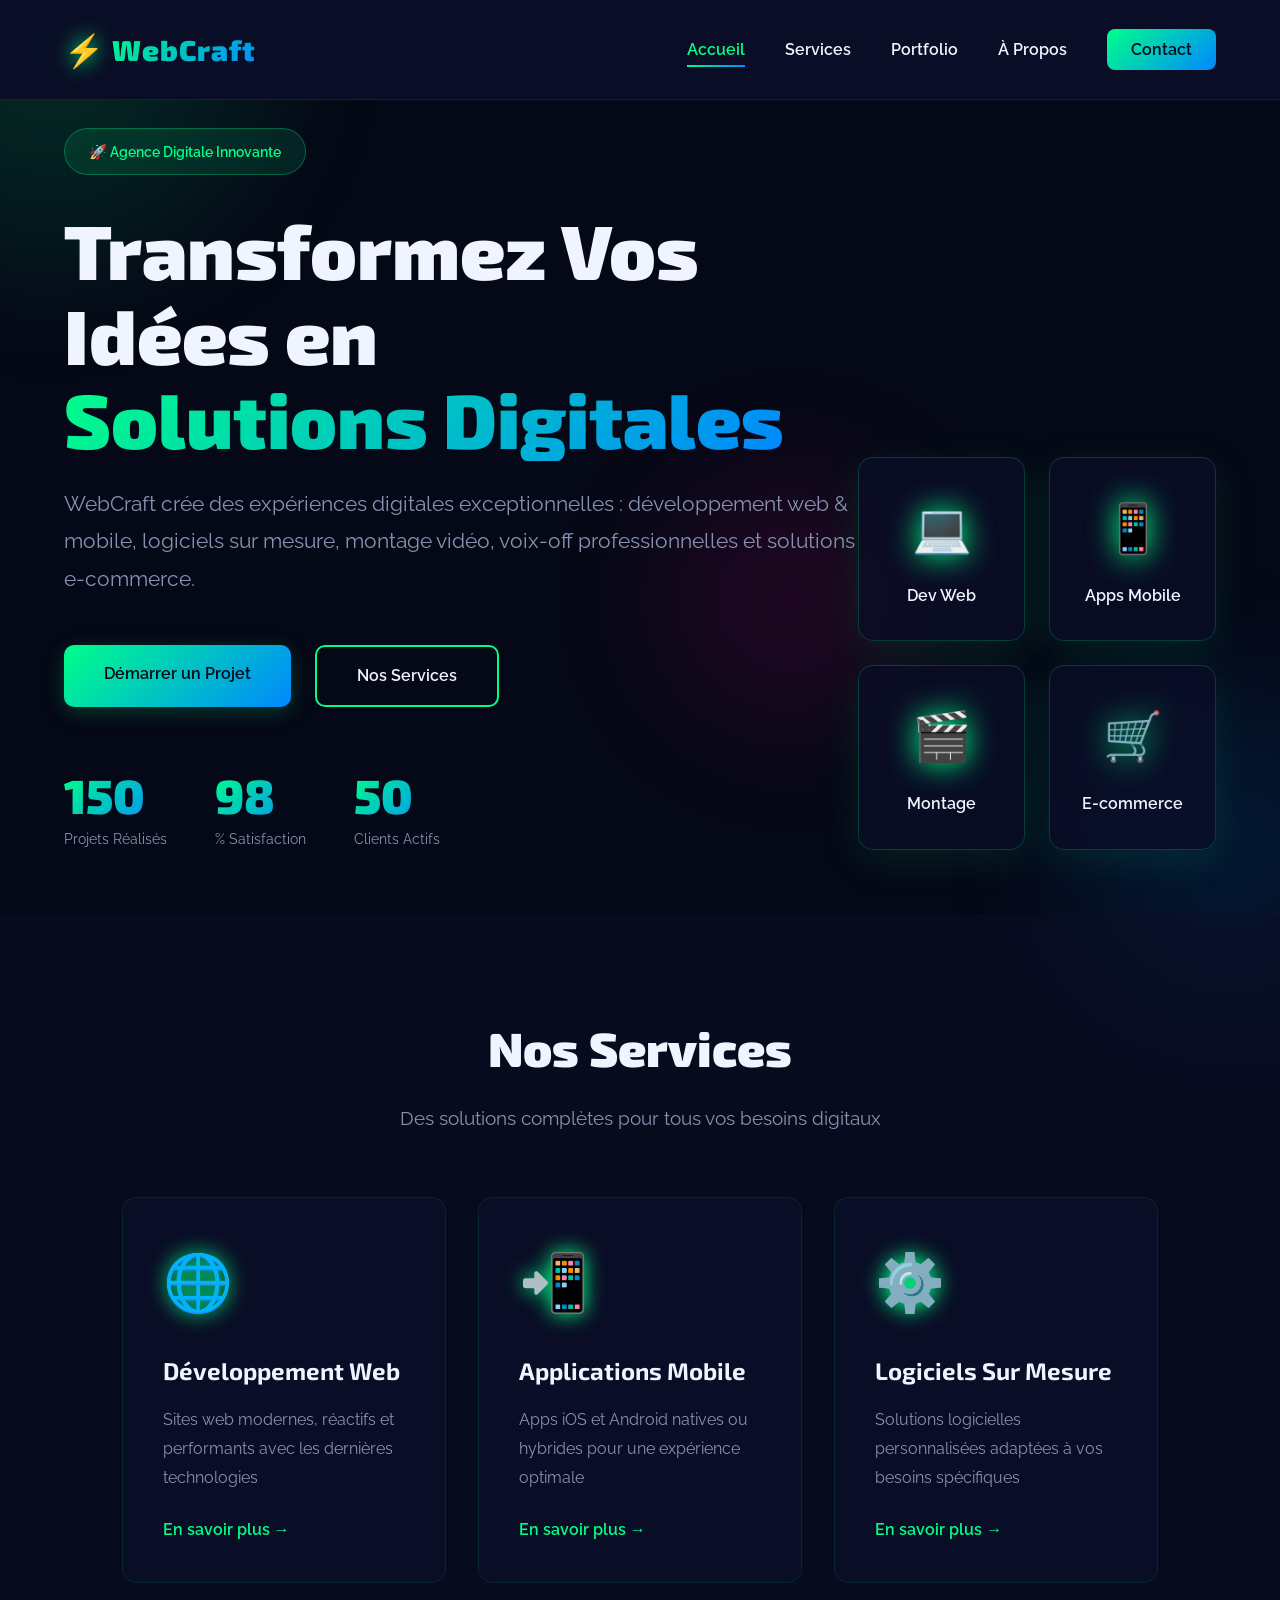
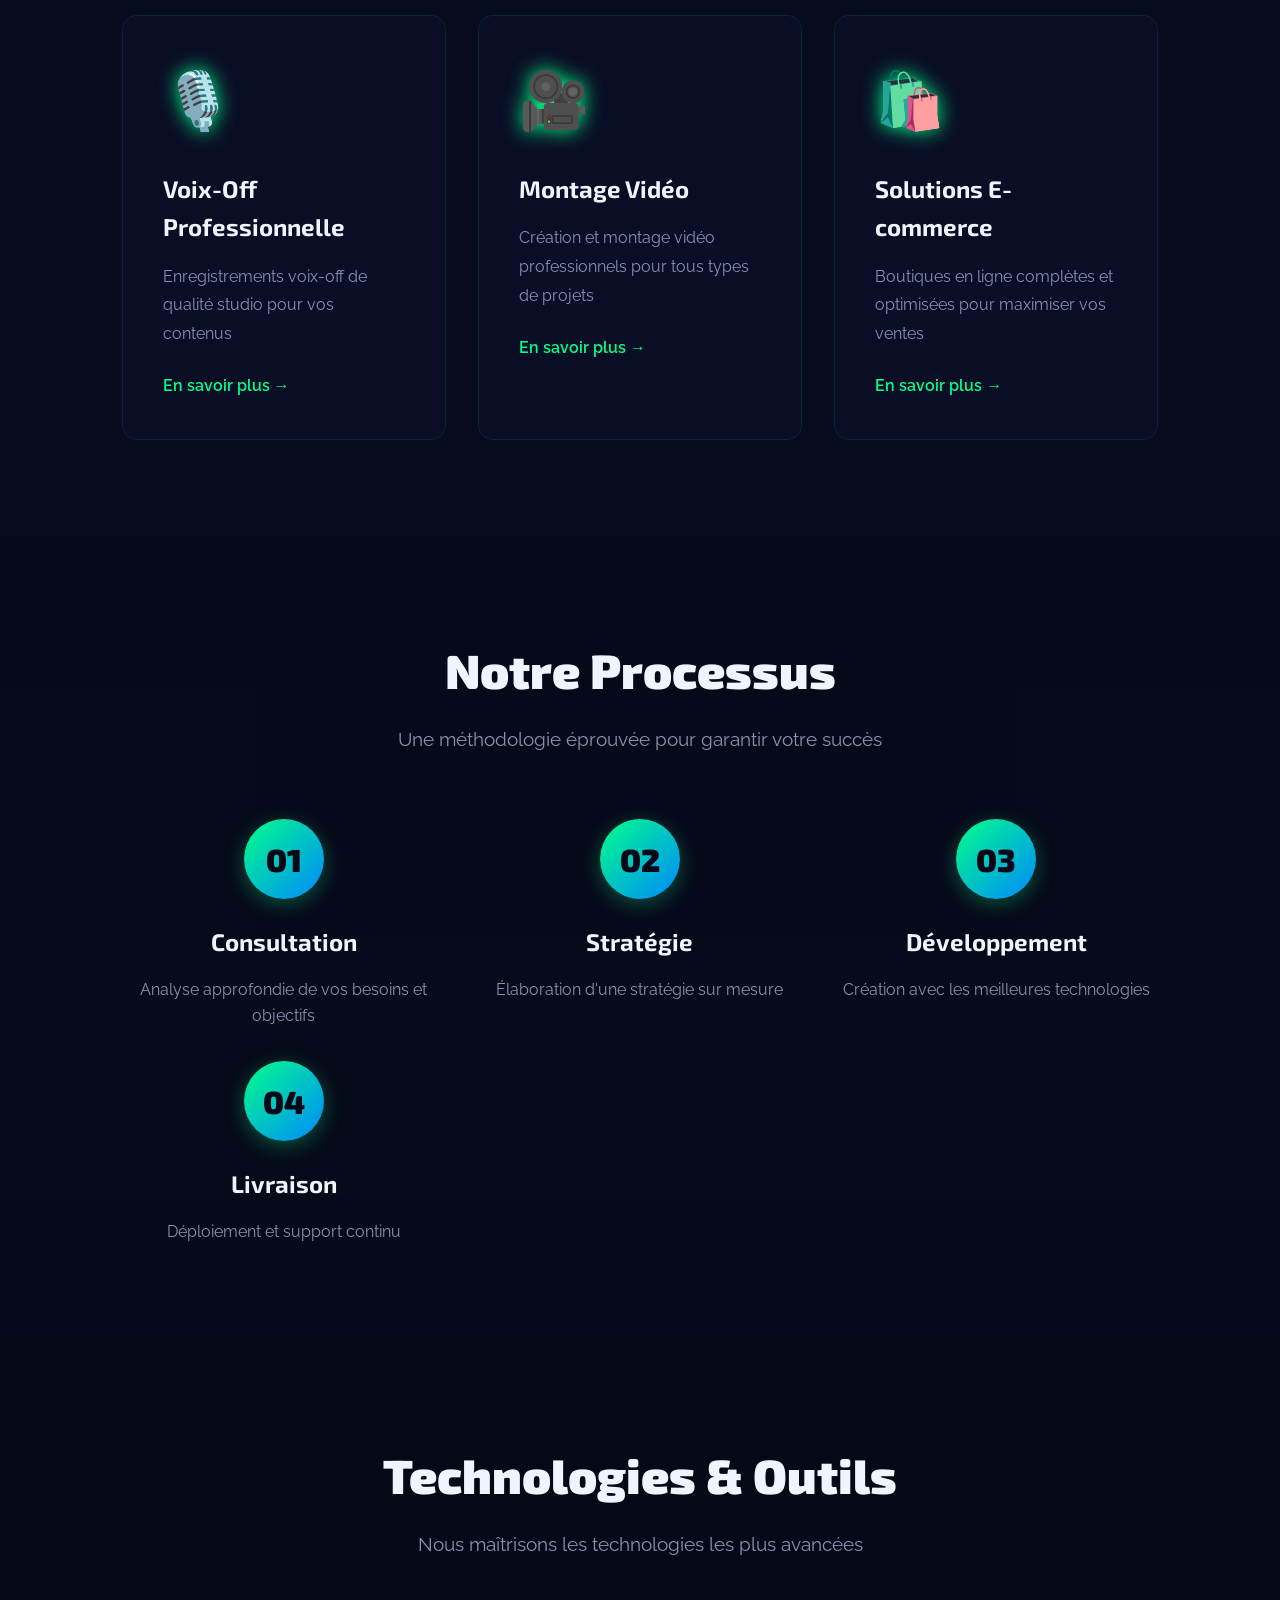
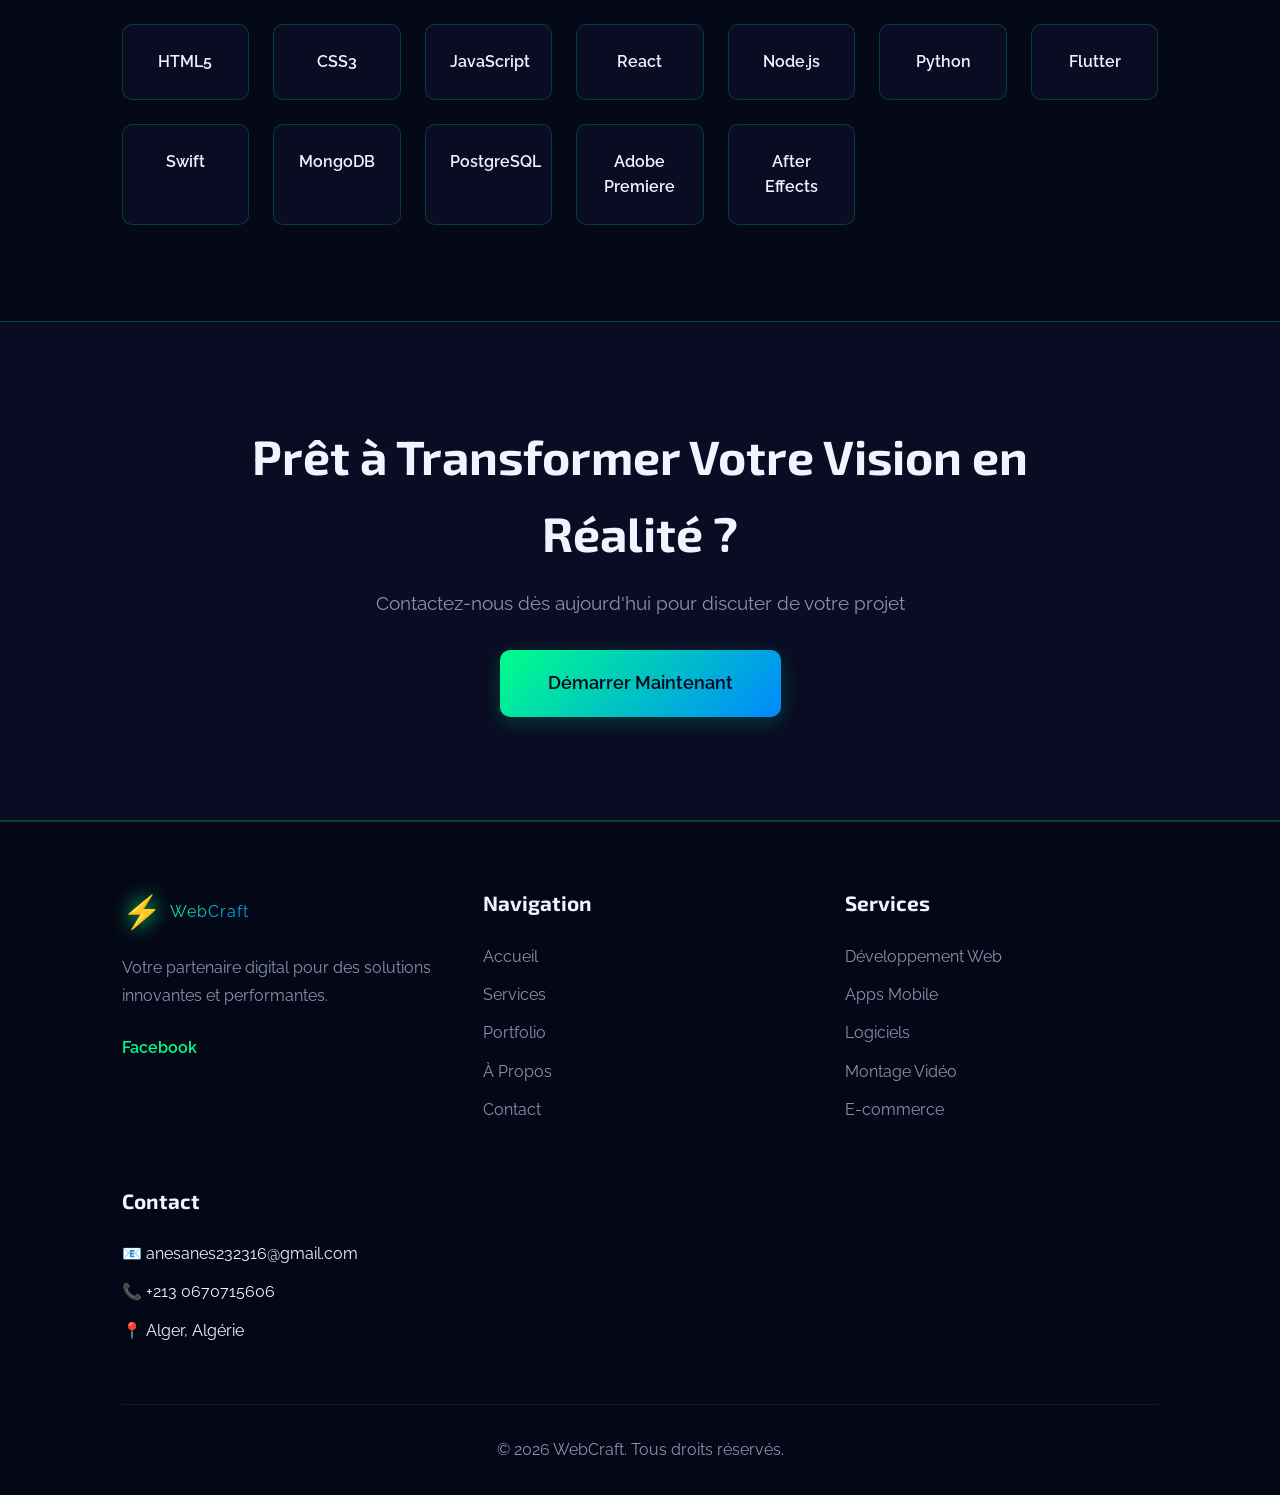
<file: webcraft/index.html>
<!DOCTYPE html>
<html lang="fr">
<head>
    <meta charset="UTF-8">
    <meta name="viewport" content="width=device-width, initial-scale=1.0">
    <title>WebCraft - Solutions Digitales Innovantes</title>
    <link rel="stylesheet" href="styles.css">
    <link href="https://fonts.googleapis.com/css2?family=Exo+2:wght@300;400;600;800;900&family=Raleway:wght@300;400;600;700&display=swap" rel="stylesheet">
</head>
<body>
    <!-- Background Animation -->
    <div class="bg-animation">
        <div class="circle circle-1"></div>
        <div class="circle circle-2"></div>
        <div class="circle circle-3"></div>
    </div>

    <!-- Header -->
    <header id="header">
        <nav class="navbar">
            <div class="logo">
                <span class="logo-icon">⚡</span>
                <span class="logo-text">WebCraft</span>
            </div>
            <ul class="nav-links" id="navLinks">
                <li><a href="index.html" class="active">Accueil</a></li>
                <li><a href="services.html">Services</a></li>
                <li><a href="portfolio.html">Portfolio</a></li>
                <li><a href="about.html">À Propos</a></li>
                <li><a href="contact.html" class="nav-cta">Contact</a></li>
            </ul>
            <div class="menu-toggle" id="menuToggle">
                <span></span>
                <span></span>
                <span></span>
            </div>
        </nav>
    </header>

    <!-- Hero Section -->
    <section class="hero">
        <div class="hero-content">
            <div class="hero-badge">🚀 Agence Digitale Innovante</div>
            <h1 class="hero-title">
                Transformez Vos Idées en 
                <span class="gradient-text">Solutions Digitales</span>
            </h1>
            <p class="hero-subtitle">
                WebCraft crée des expériences digitales exceptionnelles : développement web & mobile, 
                logiciels sur mesure, montage vidéo, voix-off professionnelles et solutions e-commerce.
            </p>
            <div class="hero-buttons">
                <a href="contact.html" class="btn btn-primary">Démarrer un Projet</a>
                <a href="services.html" class="btn btn-secondary">Nos Services</a>
            </div>
            <div class="hero-stats">
                <div class="stat">
                    <span class="stat-number" data-target="150">0</span>
                    <span class="stat-label">Projets Réalisés</span>
                </div>
                <div class="stat">
                    <span class="stat-number" data-target="98">0</span>
                    <span class="stat-label">% Satisfaction</span>
                </div>
                <div class="stat">
                    <span class="stat-number" data-target="50">0</span>
                    <span class="stat-label">Clients Actifs</span>
                </div>
            </div>
        </div>
        <div class="hero-visual">
            <div class="floating-card card-1">
                <div class="card-icon">💻</div>
                <div class="card-text">Dev Web</div>
            </div>
            <div class="floating-card card-2">
                <div class="card-icon">📱</div>
                <div class="card-text">Apps Mobile</div>
            </div>
            <div class="floating-card card-3">
                <div class="card-icon">🎬</div>
                <div class="card-text">Montage</div>
            </div>
            <div class="floating-card card-4">
                <div class="card-icon">🛒</div>
                <div class="card-text">E-commerce</div>
            </div>
        </div>
    </section>

    <!-- Services Aperçu -->
    <section class="services-preview">
        <div class="container">
            <div class="section-header">
                <h2 class="section-title">Nos Services</h2>
                <p class="section-subtitle">Des solutions complètes pour tous vos besoins digitaux</p>
            </div>
            <div class="services-grid">
                <div class="service-card" data-delay="0">
                    <div class="service-icon">🌐</div>
                    <h3>Développement Web</h3>
                    <p>Sites web modernes, réactifs et performants avec les dernières technologies</p>
                    <a href="services.html" class="service-link">En savoir plus →</a>
                </div>
                <div class="service-card" data-delay="100">
                    <div class="service-icon">📲</div>
                    <h3>Applications Mobile</h3>
                    <p>Apps iOS et Android natives ou hybrides pour une expérience optimale</p>
                    <a href="services.html" class="service-link">En savoir plus →</a>
                </div>
                <div class="service-card" data-delay="200">
                    <div class="service-icon">⚙️</div>
                    <h3>Logiciels Sur Mesure</h3>
                    <p>Solutions logicielles personnalisées adaptées à vos besoins spécifiques</p>
                    <a href="services.html" class="service-link">En savoir plus →</a>
                </div>
                <div class="service-card" data-delay="300">
                    <div class="service-icon">🎙️</div>
                    <h3>Voix-Off Professionnelle</h3>
                    <p>Enregistrements voix-off de qualité studio pour vos contenus</p>
                    <a href="services.html" class="service-link">En savoir plus →</a>
                </div>
                <div class="service-card" data-delay="400">
                    <div class="service-icon">🎥</div>
                    <h3>Montage Vidéo</h3>
                    <p>Création et montage vidéo professionnels pour tous types de projets</p>
                    <a href="services.html" class="service-link">En savoir plus →</a>
                </div>
                <div class="service-card" data-delay="500">
                    <div class="service-icon">🛍️</div>
                    <h3>Solutions E-commerce</h3>
                    <p>Boutiques en ligne complètes et optimisées pour maximiser vos ventes</p>
                    <a href="services.html" class="service-link">En savoir plus →</a>
                </div>
            </div>
        </div>
    </section>

    <!-- Processus -->
    <section class="process">
        <div class="container">
            <div class="section-header">
                <h2 class="section-title">Notre Processus</h2>
                <p class="section-subtitle">Une méthodologie éprouvée pour garantir votre succès</p>
            </div>
            <div class="process-timeline">
                <div class="process-step">
                    <div class="step-number">01</div>
                    <h3>Consultation</h3>
                    <p>Analyse approfondie de vos besoins et objectifs</p>
                </div>
                <div class="process-step">
                    <div class="step-number">02</div>
                    <h3>Stratégie</h3>
                    <p>Élaboration d'une stratégie sur mesure</p>
                </div>
                <div class="process-step">
                    <div class="step-number">03</div>
                    <h3>Développement</h3>
                    <p>Création avec les meilleures technologies</p>
                </div>
                <div class="process-step">
                    <div class="step-number">04</div>
                    <h3>Livraison</h3>
                    <p>Déploiement et support continu</p>
                </div>
            </div>
        </div>
    </section>

    <!-- Technologies -->
    <section class="technologies">
        <div class="container">
            <div class="section-header">
                <h2 class="section-title">Technologies & Outils</h2>
                <p class="section-subtitle">Nous maîtrisons les technologies les plus avancées</p>
            </div>
            <div class="tech-grid">
                <div class="tech-item">HTML5</div>
                <div class="tech-item">CSS3</div>
                <div class="tech-item">JavaScript</div>
                <div class="tech-item">React</div>
                <div class="tech-item">Node.js</div>
                <div class="tech-item">Python</div>
                <div class="tech-item">Flutter</div>
                <div class="tech-item">Swift</div>
                <div class="tech-item">MongoDB</div>
                <div class="tech-item">PostgreSQL</div>
                <div class="tech-item">Adobe Premiere</div>
                <div class="tech-item">After Effects</div>
            </div>
        </div>
    </section>

    <!-- CTA Section -->
    <section class="cta-section">
        <div class="container">
            <div class="cta-content">
                <h2>Prêt à Transformer Votre Vision en Réalité ?</h2>
                <p>Contactez-nous dès aujourd'hui pour discuter de votre projet</p>
                <a href="contact.html" class="btn btn-primary btn-large">Démarrer Maintenant</a>
            </div>
        </div>
    </section>

    <!-- Footer -->
    <footer class="footer">
        <div class="container">
            <div class="footer-content">
                <div class="footer-section">
                    <div class="footer-logo">
                        <span class="logo-icon">⚡</span>
                        <span class="logo-text">WebCraft</span>
                    </div>
                    <p>Votre partenaire digital pour des solutions innovantes et performantes.</p>
                    <div class="social-links">
                        <a href="https://www.facebook.com/profile.php?id=61587447021759" class="social-link">Facebook</a>
                      
                    </div>
                </div>
                <div class="footer-section">
                    <h4>Navigation</h4>
                    <ul class="footer-links">
                        <li><a href="index.html">Accueil</a></li>
                        <li><a href="services.html">Services</a></li>
                        <li><a href="portfolio.html">Portfolio</a></li>
                        <li><a href="about.html">À Propos</a></li>
                        <li><a href="contact.html">Contact</a></li>
                    </ul>
                </div>
                <div class="footer-section">
                    <h4>Services</h4>
                    <ul class="footer-links">
                        <li><a href="services.html">Développement Web</a></li>
                        <li><a href="services.html">Apps Mobile</a></li>
                        <li><a href="services.html">Logiciels</a></li>
                        <li><a href="services.html">Montage Vidéo</a></li>
                        <li><a href="services.html">E-commerce</a></li>
                    </ul>
                </div>
                <div class="footer-section">
                    <h4>Contact</h4>
                    <ul class="footer-links">
                        <li>📧 anesanes232316@gmail.com</li>
                        <li>📞 +213 0670715606</li>
                        <li>📍 Alger, Algérie</li>
                    </ul>
                </div>
            </div>
            <div class="footer-bottom">
                <p>&copy; 2026 WebCraft. Tous droits réservés.</p>
            </div>
        </div>
    </footer>

    <script src="script.js"></script>
</body>
</html>
</file>
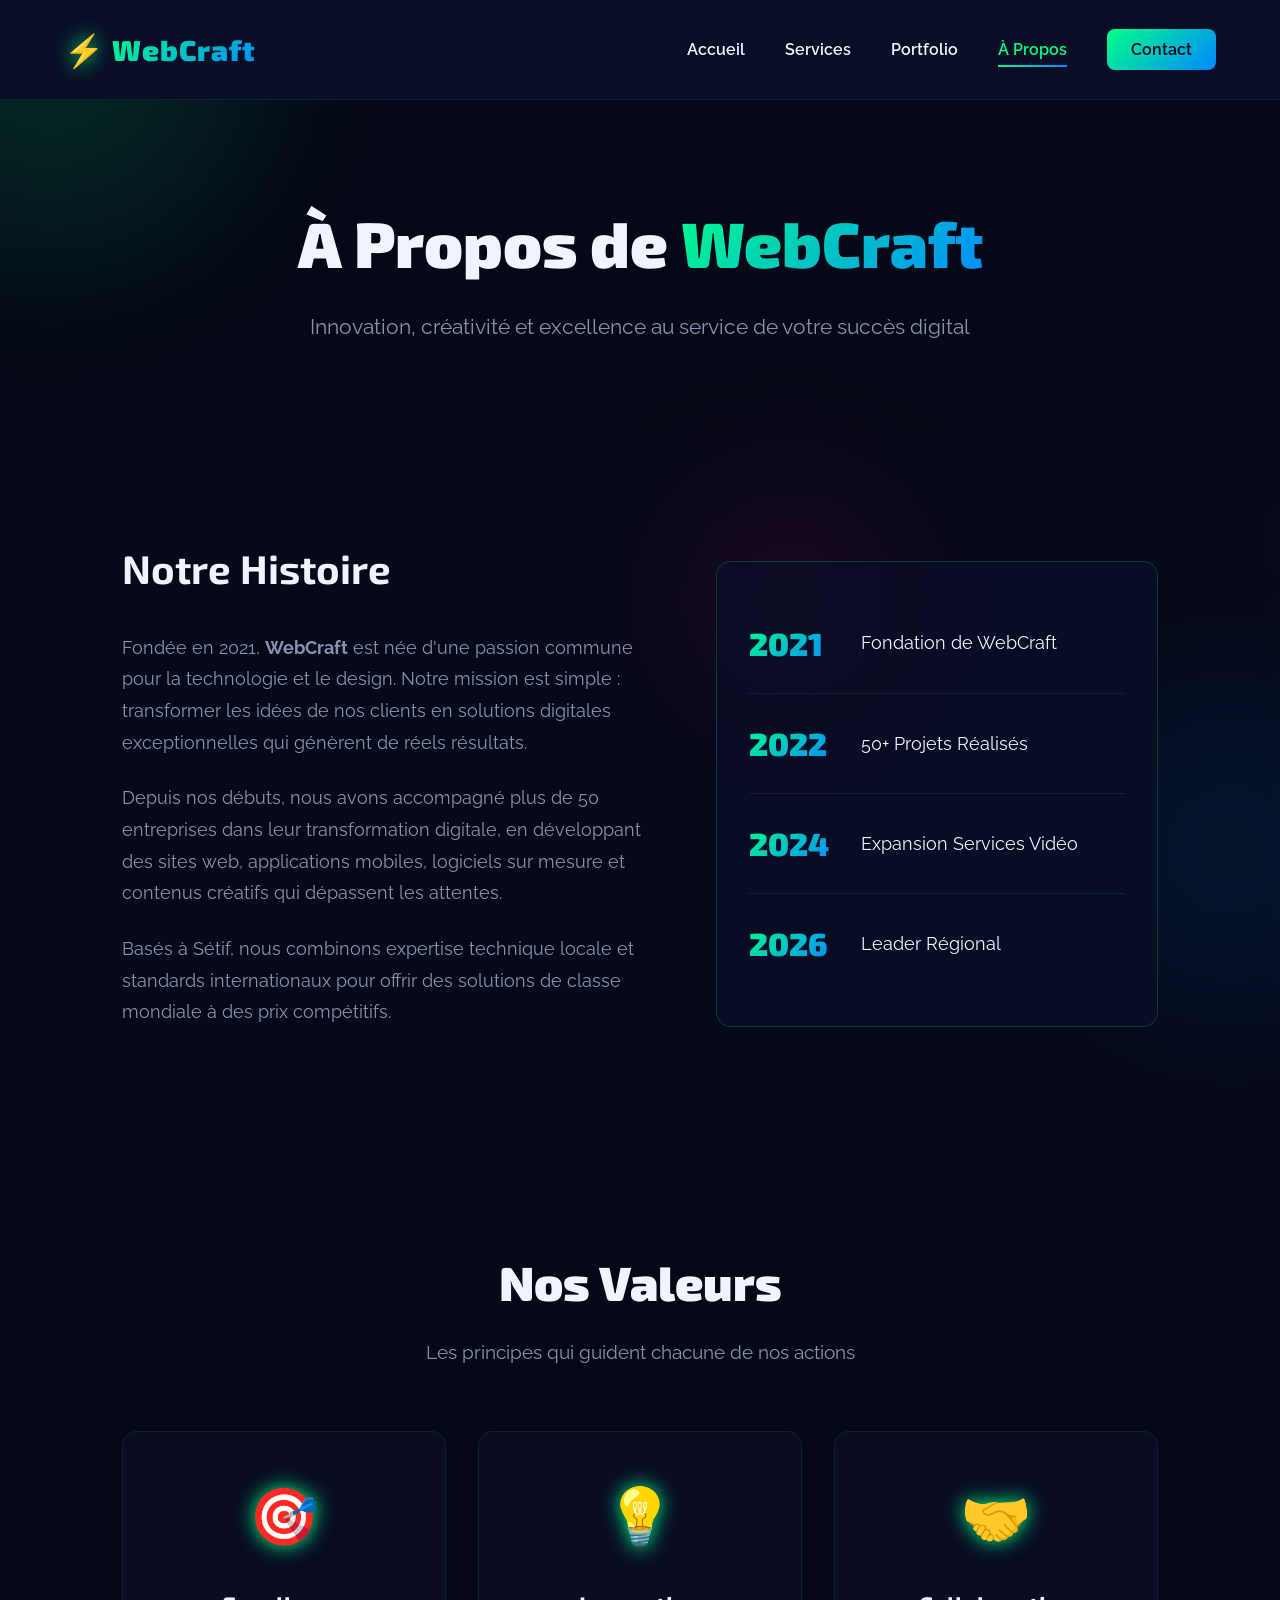
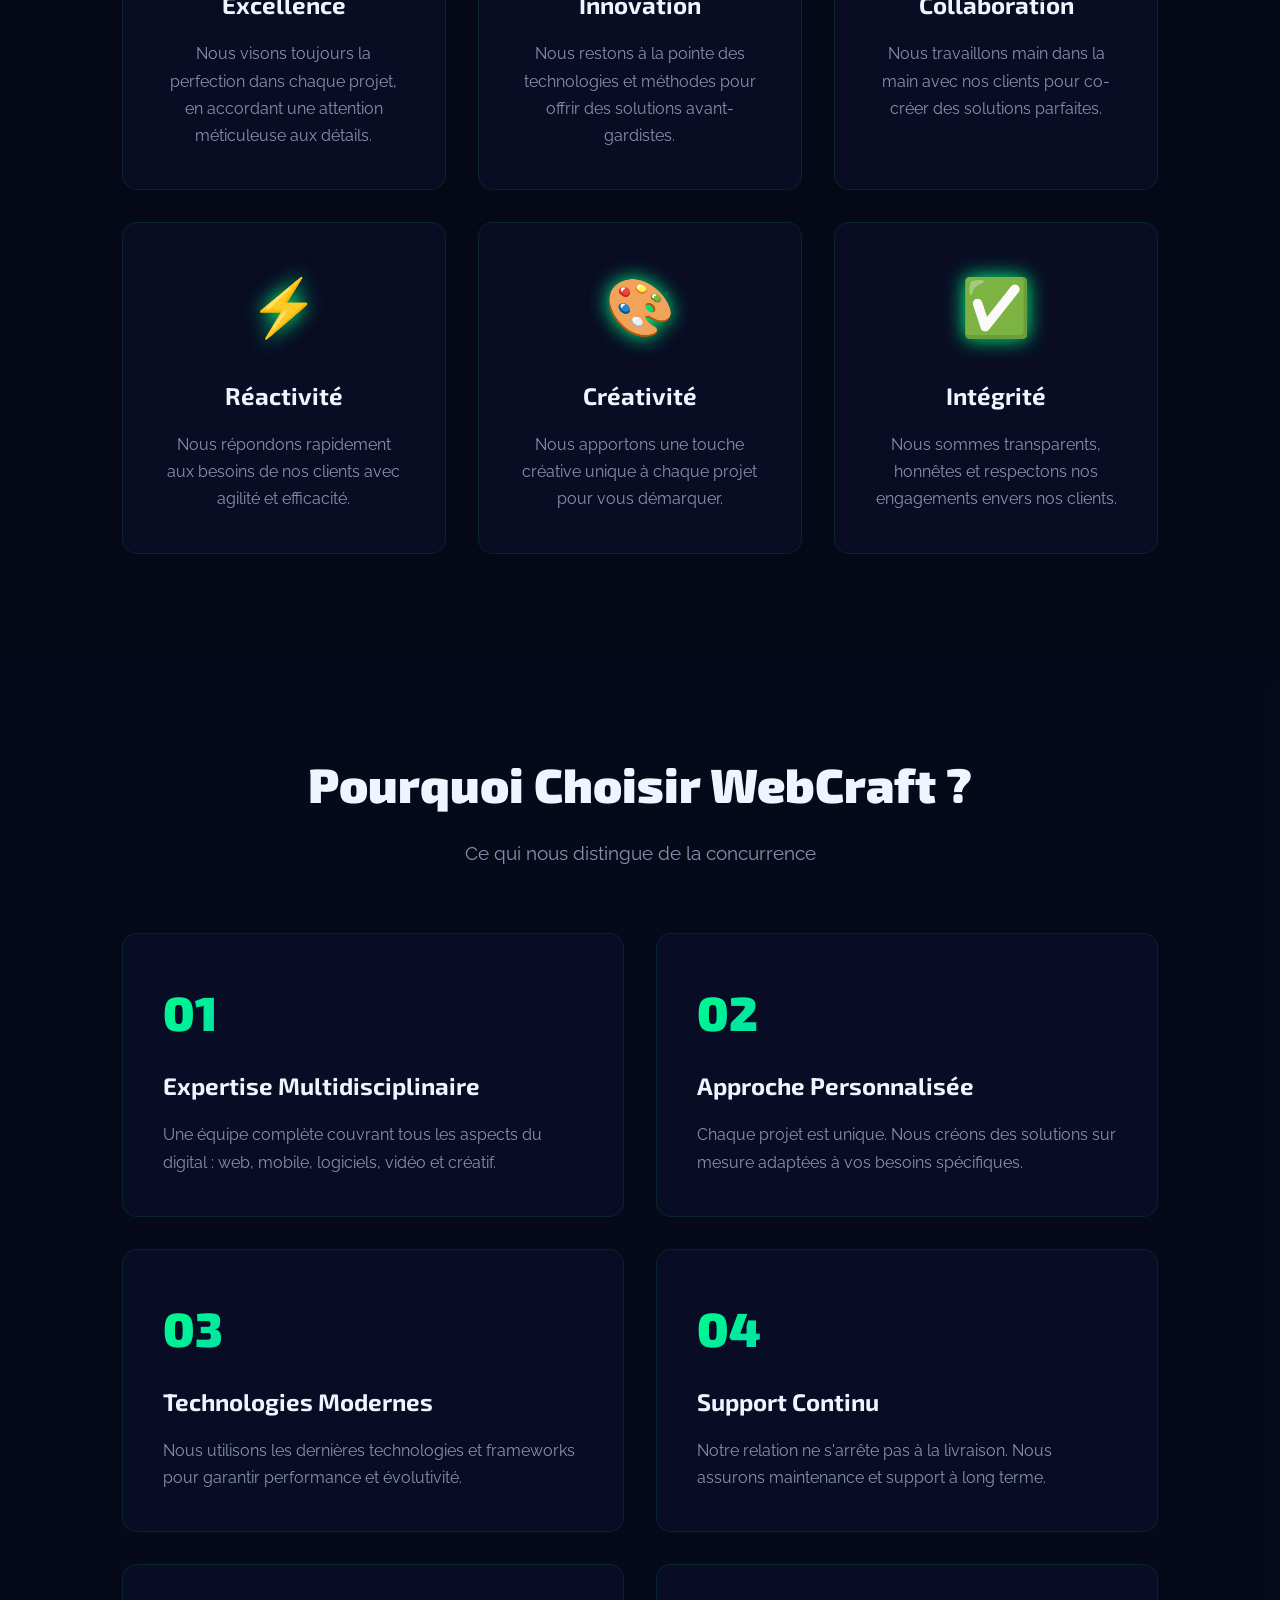
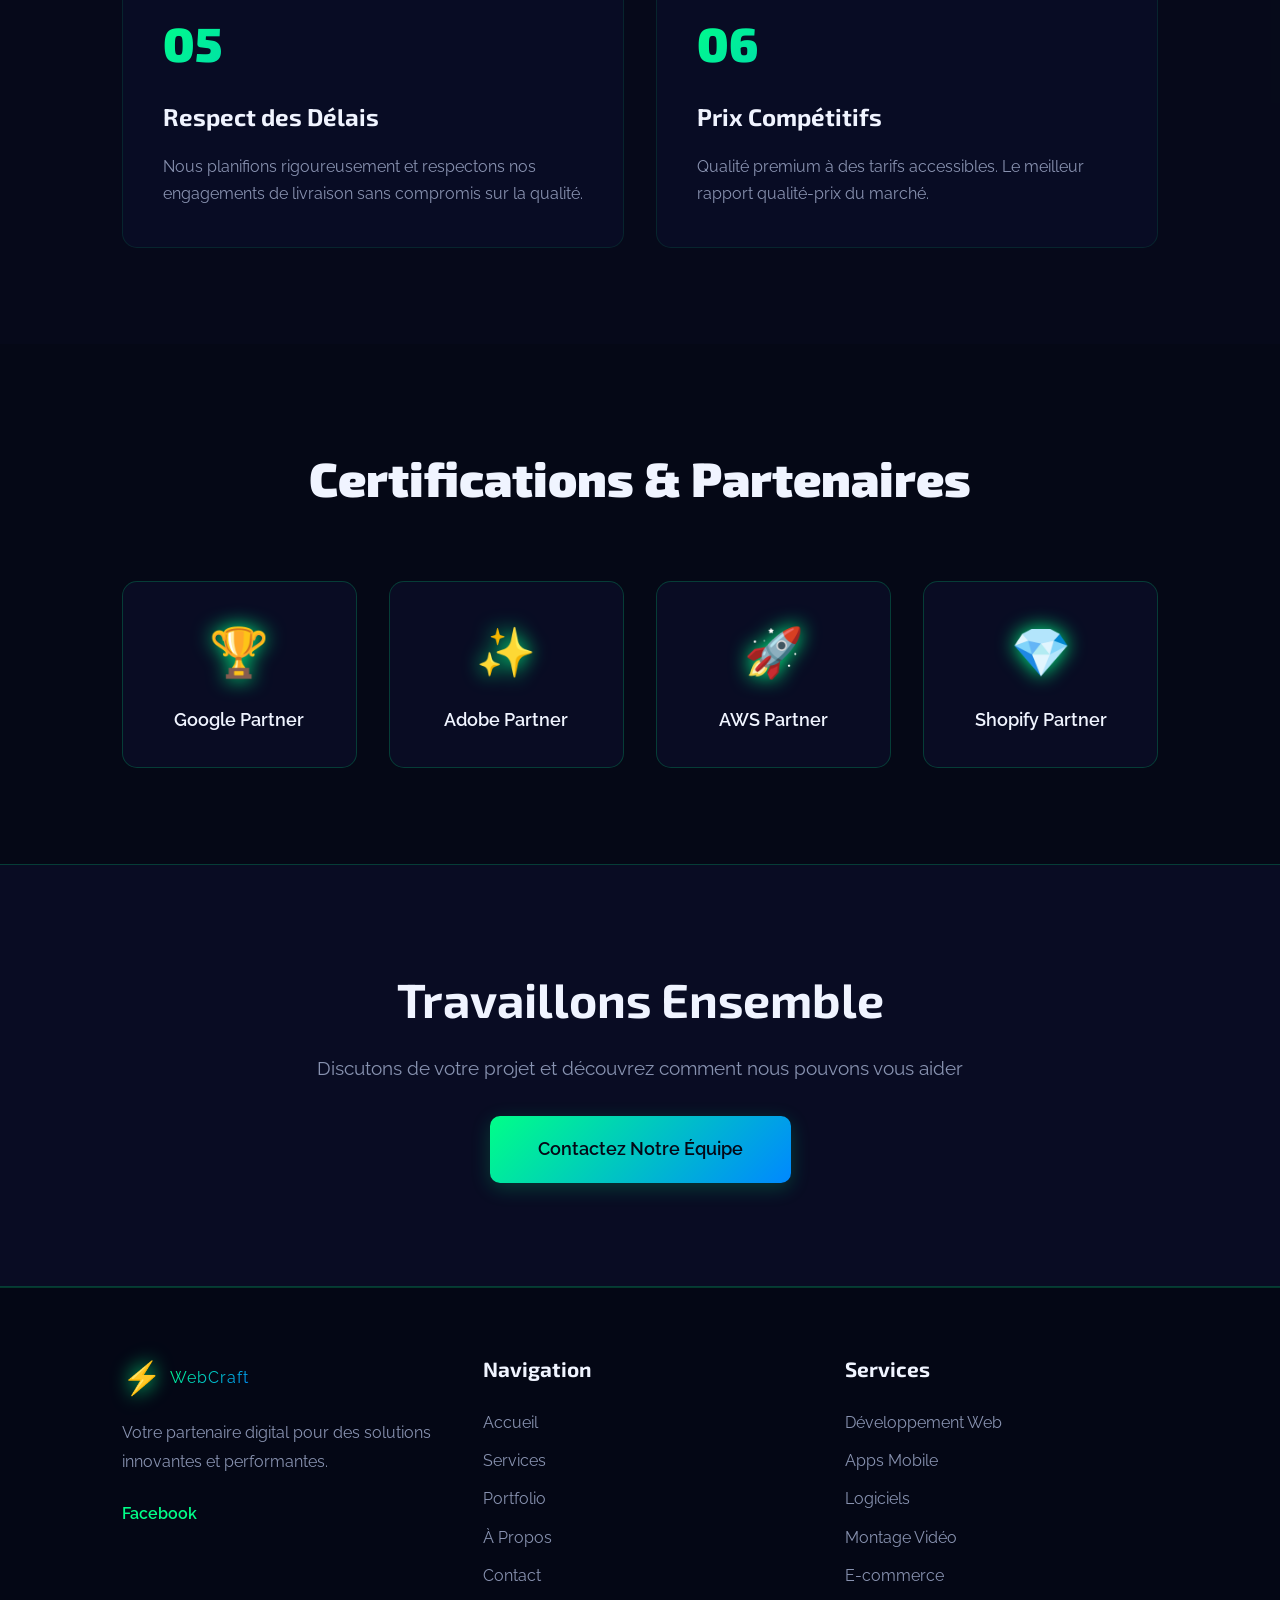
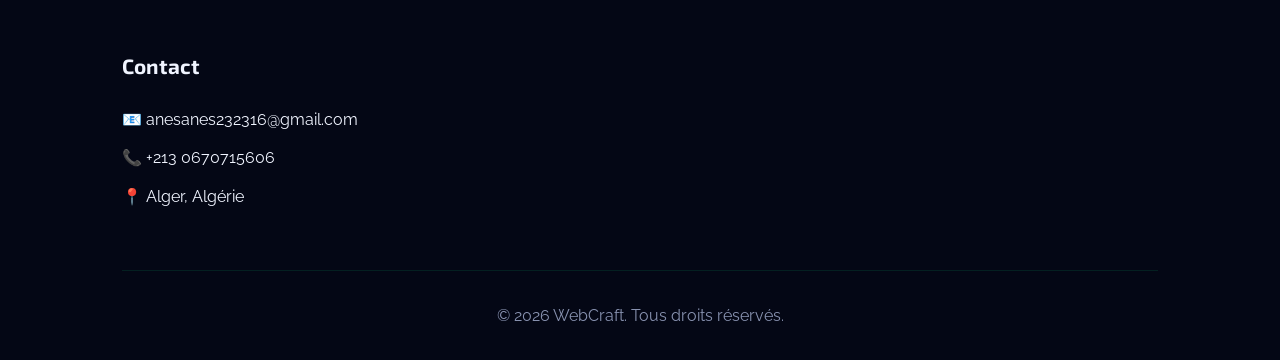
<file: webcraft/about.html>
<!DOCTYPE html>
<html lang="fr">
<head>
    <meta charset="UTF-8">
    <meta name="viewport" content="width=device-width, initial-scale=1.0">
    <title>À Propos - WebCraft</title>
    <link rel="stylesheet" href="styles.css">
    <link href="https://fonts.googleapis.com/css2?family=Exo+2:wght@300;400;600;800;900&family=Raleway:wght@300;400;600;700&display=swap" rel="stylesheet">
</head>
<body>
    <!-- Background Animation -->
    <div class="bg-animation">
        <div class="circle circle-1"></div>
        <div class="circle circle-2"></div>
        <div class="circle circle-3"></div>
    </div>

    <!-- Header -->
    <header id="header">
        <nav class="navbar">
            <div class="logo">
                <span class="logo-icon">⚡</span>
                <span class="logo-text">WebCraft</span>
            </div>
            <ul class="nav-links" id="navLinks">
                <li><a href="index.html">Accueil</a></li>
                <li><a href="services.html">Services</a></li>
                <li><a href="portfolio.html">Portfolio</a></li>
                <li><a href="about.html" class="active">À Propos</a></li>
                <li><a href="contact.html" class="nav-cta">Contact</a></li>
            </ul>
            <div class="menu-toggle" id="menuToggle">
                <span></span>
                <span></span>
                <span></span>
            </div>
        </nav>
    </header>

    <!-- Page Hero -->
    <section class="page-hero">
        <div class="container">
            <h1 class="page-title">À Propos de <span class="gradient-text">WebCraft</span></h1>
            <p class="page-subtitle">Innovation, créativité et excellence au service de votre succès digital</p>
        </div>
    </section>

    <!-- Notre Histoire -->
    <section class="about-story">
        <div class="container">
            <div class="story-content">
                <div class="story-text">
                    <h2>Notre Histoire</h2>
                    <p>
                        Fondée en 2021, <strong>WebCraft</strong> est née d'une passion commune pour la technologie 
                        et le design. Notre mission est simple : transformer les idées de nos clients en solutions 
                        digitales exceptionnelles qui génèrent de réels résultats.
                    </p>
                    <p>
                        Depuis nos débuts, nous avons accompagné plus de 50 entreprises dans leur transformation 
                        digitale, en développant des sites web, applications mobiles, logiciels sur mesure et 
                        contenus créatifs qui dépassent les attentes.
                    </p>
                    <p>
                        Basés à Sétif, nous combinons expertise technique locale et standards internationaux 
                        pour offrir des solutions de classe mondiale à des prix compétitifs.
                    </p>
                </div>
                <div class="story-visual">
                    <div class="timeline">
                        <div class="timeline-item">
                            <div class="timeline-year">2021</div>
                            <div class="timeline-text">Fondation de WebCraft</div>
                        </div>
                        <div class="timeline-item">
                            <div class="timeline-year">2022</div>
                            <div class="timeline-text">50+ Projets Réalisés</div>
                        </div>
                        <div class="timeline-item">
                            <div class="timeline-year">2024</div>
                            <div class="timeline-text">Expansion Services Vidéo</div>
                        </div>
                        <div class="timeline-item">
                            <div class="timeline-year">2026</div>
                            <div class="timeline-text">Leader Régional</div>
                        </div>
                    </div>
                </div>
            </div>
        </div>
    </section>

    <!-- Nos Valeurs -->
    <section class="values">
        <div class="container">
            <div class="section-header">
                <h2 class="section-title">Nos Valeurs</h2>
                <p class="section-subtitle">Les principes qui guident chacune de nos actions</p>
            </div>
            <div class="values-grid">
                <div class="value-card">
                    <div class="value-icon">🎯</div>
                    <h3>Excellence</h3>
                    <p>Nous visons toujours la perfection dans chaque projet, en accordant une attention méticuleuse aux détails.</p>
                </div>
                <div class="value-card">
                    <div class="value-icon">💡</div>
                    <h3>Innovation</h3>
                    <p>Nous restons à la pointe des technologies et méthodes pour offrir des solutions avant-gardistes.</p>
                </div>
                <div class="value-card">
                    <div class="value-icon">🤝</div>
                    <h3>Collaboration</h3>
                    <p>Nous travaillons main dans la main avec nos clients pour co-créer des solutions parfaites.</p>
                </div>
                <div class="value-card">
                    <div class="value-icon">⚡</div>
                    <h3>Réactivité</h3>
                    <p>Nous répondons rapidement aux besoins de nos clients avec agilité et efficacité.</p>
                </div>
                <div class="value-card">
                    <div class="value-icon">🎨</div>
                    <h3>Créativité</h3>
                    <p>Nous apportons une touche créative unique à chaque projet pour vous démarquer.</p>
                </div>
                <div class="value-card">
                    <div class="value-icon">✅</div>
                    <h3>Intégrité</h3>
                    <p>Nous sommes transparents, honnêtes et respectons nos engagements envers nos clients.</p>
                </div>
            </div>
        </div>
    </section>

    <!-- Notre Équipe -->
  

    <!-- Pourquoi Nous Choisir -->
    <section class="why-choose">
        <div class="container">
            <div class="section-header">
                <h2 class="section-title">Pourquoi Choisir WebCraft ?</h2>
                <p class="section-subtitle">Ce qui nous distingue de la concurrence</p>
            </div>
            <div class="benefits-grid">
                <div class="benefit-item">
                    <div class="benefit-number">01</div>
                    <h3>Expertise Multidisciplinaire</h3>
                    <p>Une équipe complète couvrant tous les aspects du digital : web, mobile, logiciels, vidéo et créatif.</p>
                </div>
                <div class="benefit-item">
                    <div class="benefit-number">02</div>
                    <h3>Approche Personnalisée</h3>
                    <p>Chaque projet est unique. Nous créons des solutions sur mesure adaptées à vos besoins spécifiques.</p>
                </div>
                <div class="benefit-item">
                    <div class="benefit-number">03</div>
                    <h3>Technologies Modernes</h3>
                    <p>Nous utilisons les dernières technologies et frameworks pour garantir performance et évolutivité.</p>
                </div>
                <div class="benefit-item">
                    <div class="benefit-number">04</div>
                    <h3>Support Continu</h3>
                    <p>Notre relation ne s'arrête pas à la livraison. Nous assurons maintenance et support à long terme.</p>
                </div>
                <div class="benefit-item">
                    <div class="benefit-number">05</div>
                    <h3>Respect des Délais</h3>
                    <p>Nous planifions rigoureusement et respectons nos engagements de livraison sans compromis sur la qualité.</p>
                </div>
                <div class="benefit-item">
                    <div class="benefit-number">06</div>
                    <h3>Prix Compétitifs</h3>
                    <p>Qualité premium à des tarifs accessibles. Le meilleur rapport qualité-prix du marché.</p>
                </div>
            </div>
        </div>
    </section>

    <!-- Nos Certifications -->
    <section class="certifications">
        <div class="container">
            <div class="section-header">
                <h2 class="section-title">Certifications & Partenaires</h2>
            </div>
            <div class="cert-grid">
                <div class="cert-badge">
                    <div class="cert-icon">🏆</div>
                    <p>Google Partner</p>
                </div>
                <div class="cert-badge">
                    <div class="cert-icon">✨</div>
                    <p>Adobe Partner</p>
                </div>
                <div class="cert-badge">
                    <div class="cert-icon">🚀</div>
                    <p>AWS Partner</p>
                </div>
                <div class="cert-badge">
                    <div class="cert-icon">💎</div>
                    <p>Shopify Partner</p>
                </div>
            </div>
        </div>
    </section>

    <!-- CTA Section -->
    <section class="cta-section">
        <div class="container">
            <div class="cta-content">
                <h2>Travaillons Ensemble</h2>
                <p>Discutons de votre projet et découvrez comment nous pouvons vous aider</p>
                <a href="https://t.me/Anes546" class="btn btn-primary btn-large">Contactez Notre Équipe</a>
            </div>
        </div>
    </section>

    <!-- Footer -->
    <footer class="footer">
        <div class="container">
            <div class="footer-content">
                <div class="footer-section">
                    <div class="footer-logo">
                        <span class="logo-icon">⚡</span>
                        <span class="logo-text">WebCraft</span>
                    </div>
                    <p>Votre partenaire digital pour des solutions innovantes et performantes.</p>
                    <div class="social-links">
                        <a href="https://www.facebook.com/profile.php?id=61587447021759" class="social-link">Facebook</a>
                      
                    </div>
                </div>
                <div class="footer-section">
                    <h4>Navigation</h4>
                    <ul class="footer-links">
                        <li><a href="index.html">Accueil</a></li>
                        <li><a href="services.html">Services</a></li>
                        <li><a href="portfolio.html">Portfolio</a></li>
                        <li><a href="about.html">À Propos</a></li>
                        <li><a href="contact.html">Contact</a></li>
                    </ul>
                </div>
                <div class="footer-section">
                    <h4>Services</h4>
                    <ul class="footer-links">
                        <li><a href="services.html">Développement Web</a></li>
                        <li><a href="services.html">Apps Mobile</a></li>
                        <li><a href="services.html">Logiciels</a></li>
                        <li><a href="services.html">Montage Vidéo</a></li>
                        <li><a href="services.html">E-commerce</a></li>
                    </ul>
                </div>
                <div class="footer-section">
                    <h4>Contact</h4>
                    <ul class="footer-links">
                        <li>📧 anesanes232316@gmail.com</li>
                        <li>📞 +213 0670715606</li>
                        <li>📍 Alger, Algérie</li>
                    </ul>
                </div>
            </div>
            <div class="footer-bottom">
                <p>&copy; 2026 WebCraft. Tous droits réservés.</p>
            </div>
        </div>
    </footer>

    <script src="script.js"></script>
</body>
</html>
</file>
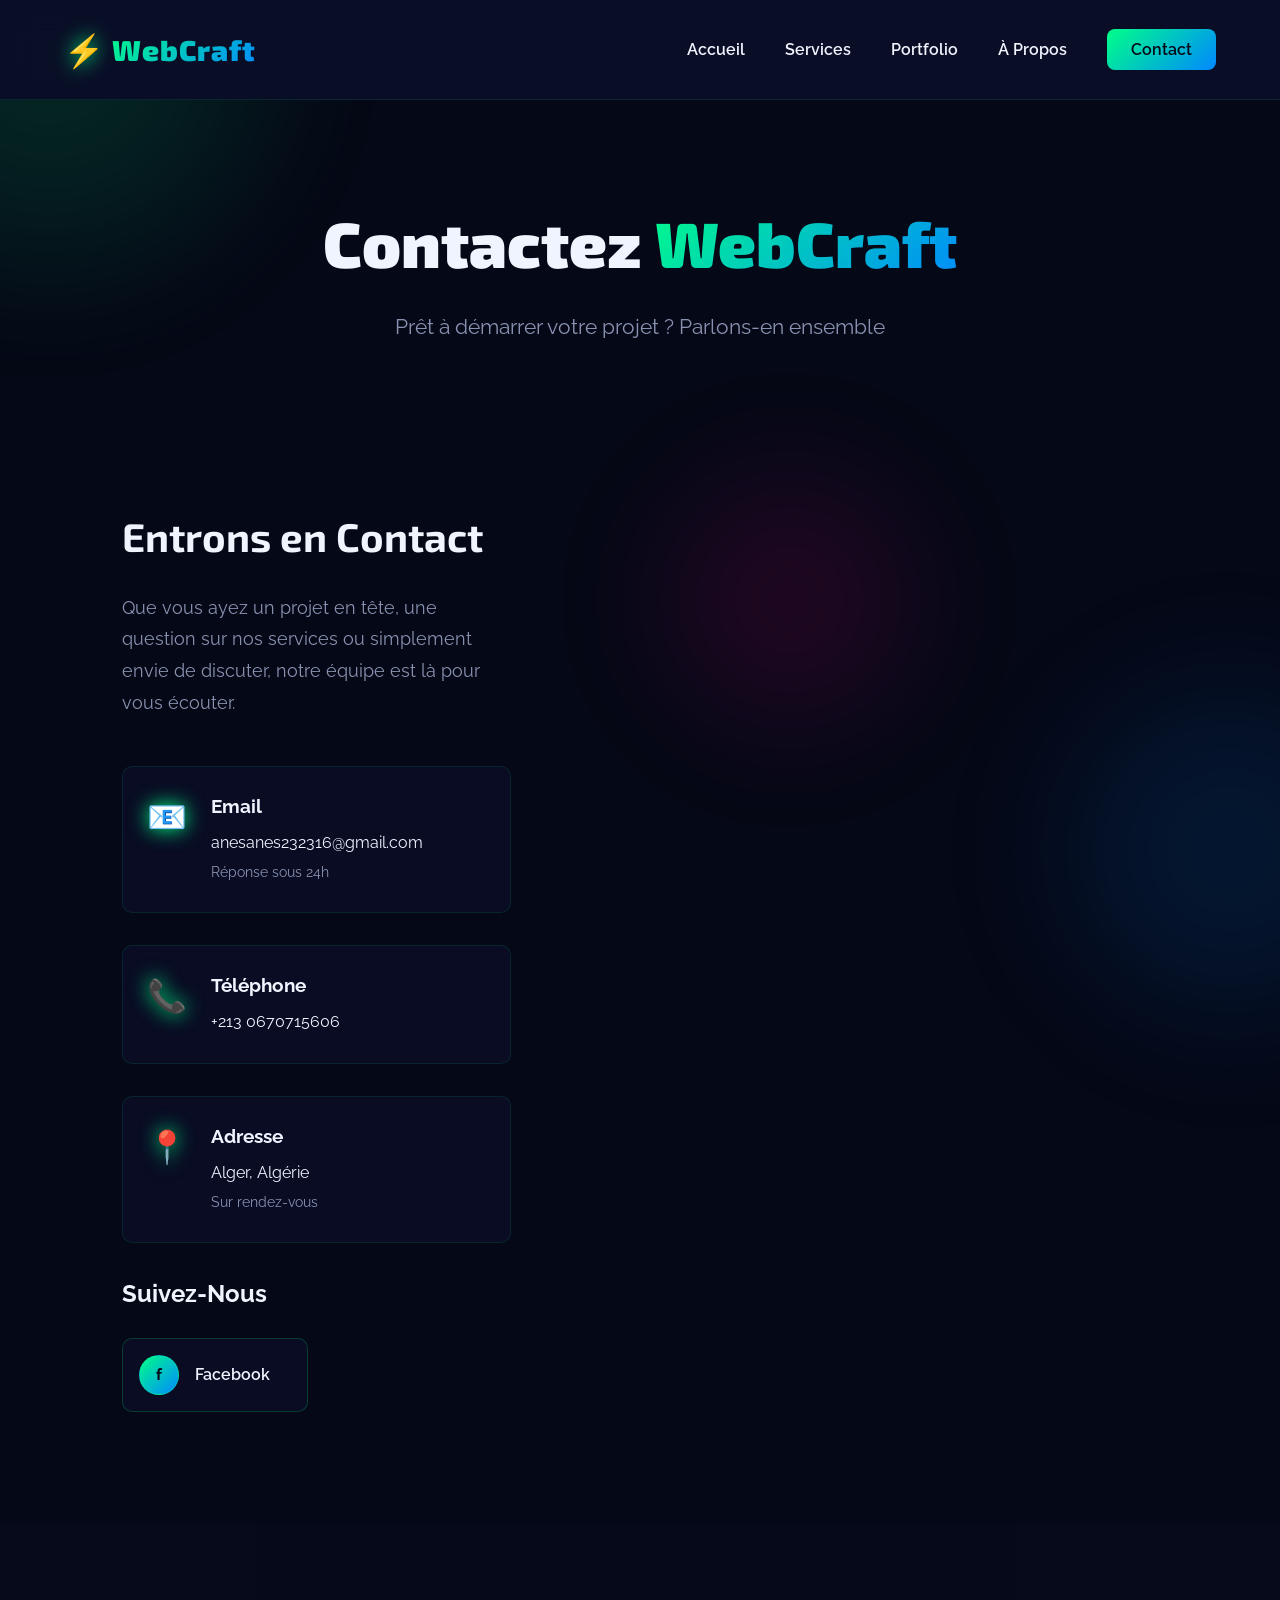
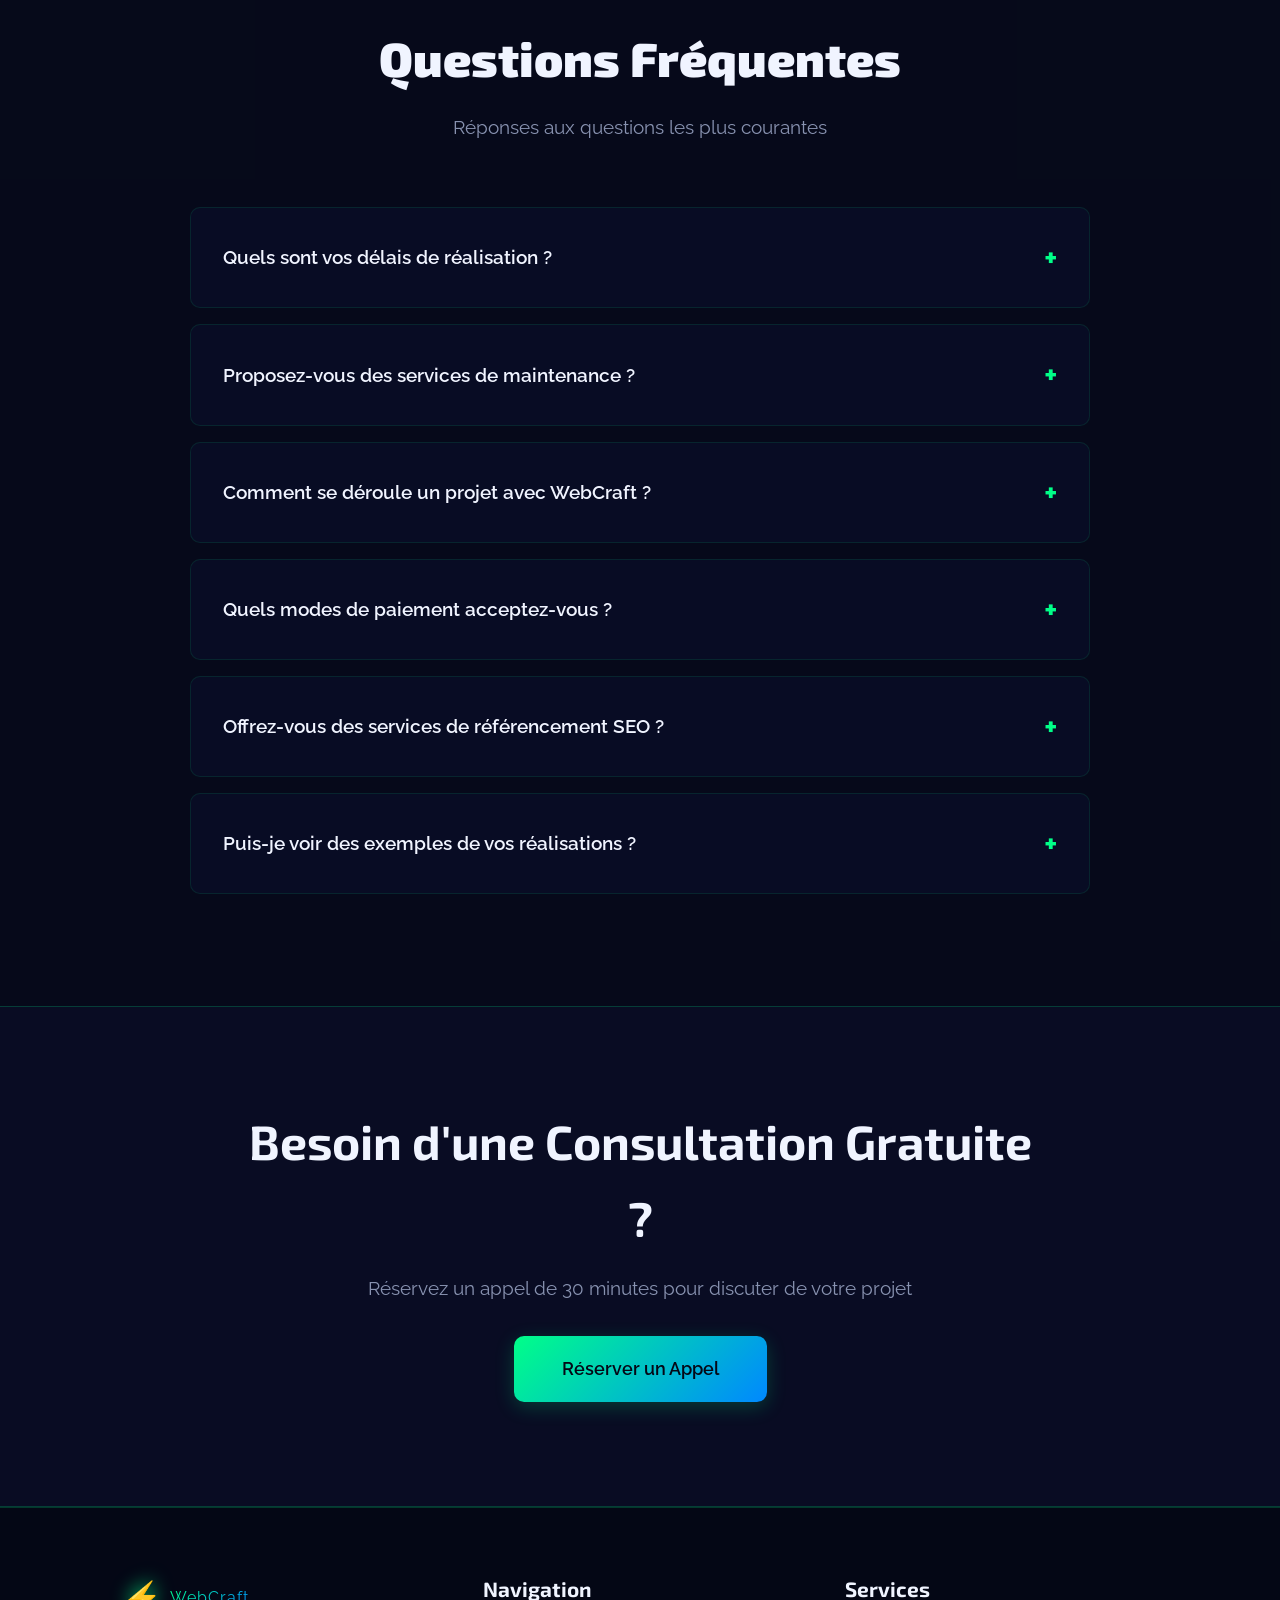
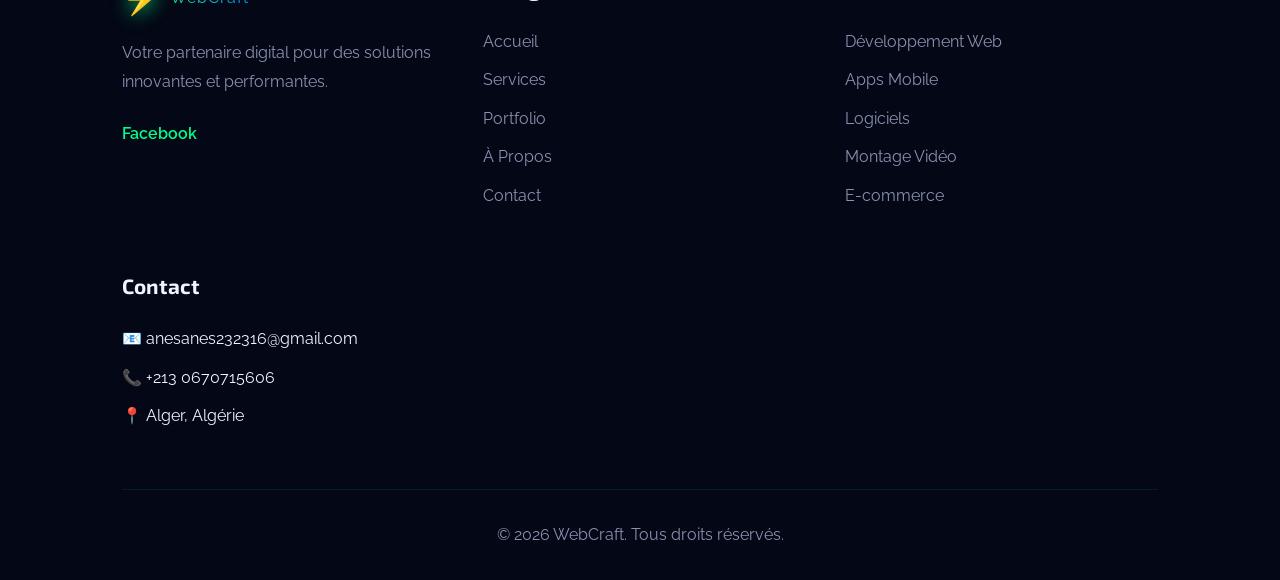
<file: webcraft/contact.html>
<!DOCTYPE html>
<html lang="fr">
<head>
    <meta charset="UTF-8">
    <meta name="viewport" content="width=device-width, initial-scale=1.0">
    <title>Contact - WebCraft</title>
    <link rel="stylesheet" href="styles.css">
    <link href="https://fonts.googleapis.com/css2?family=Exo+2:wght@300;400;600;800;900&family=Raleway:wght@300;400;600;700&display=swap" rel="stylesheet">
</head>
<body>
    <!-- Background Animation -->
    <div class="bg-animation">
        <div class="circle circle-1"></div>
        <div class="circle circle-2"></div>
        <div class="circle circle-3"></div>
    </div>

    <!-- Header -->
    <header id="header">
        <nav class="navbar">
            <div class="logo">
                <span class="logo-icon">⚡</span>
                <span class="logo-text">WebCraft</span>
            </div>
            <ul class="nav-links" id="navLinks">
                <li><a href="index.html">Accueil</a></li>
                <li><a href="services.html">Services</a></li>
                <li><a href="portfolio.html">Portfolio</a></li>
                <li><a href="about.html">À Propos</a></li>
                <li><a href="contact.html" class="nav-cta active">Contact</a></li>
            </ul>
            <div class="menu-toggle" id="menuToggle">
                <span></span>
                <span></span>
                <span></span>
            </div>
        </nav>
    </header>

    <!-- Page Hero -->
    <section class="page-hero">
        <div class="container">
            <h1 class="page-title">Contactez <span class="gradient-text">WebCraft</span></h1>
            <p class="page-subtitle">Prêt à démarrer votre projet ? Parlons-en ensemble</p>
        </div>
    </section>

    <!-- Contact Section -->
    <section class="contact-section">
        <div class="container">
            <div class="contact-wrapper">
                
                <!-- Informations de Contact -->
                <div class="contact-info">
                    <h2>Entrons en Contact</h2>
                    <p class="contact-intro">
                        Que vous ayez un projet en tête, une question sur nos services ou simplement 
                        envie de discuter, notre équipe est là pour vous écouter.
                    </p>

                    <div class="contact-methods">
                        <div class="contact-method">
                            <div class="method-icon">📧</div>
                            <div class="method-details">
                                <h3>Email</h3>
                                <p>anesanes232316@gmail.com</p>
                                <p class="method-note">Réponse sous 24h</p>
                            </div>
                        </div>

                        <div class="contact-method">
                            <div class="method-icon">📞</div>
                            <div class="method-details">
                                <h3>Téléphone</h3>
                                <p>+213 0670715606</p>
                                <p class="method-note"></p>
                            </div>
                        </div>

                        <div class="contact-method">
                            <div class="method-icon">📍</div>
                            <div class="method-details">
                                <h3>Adresse</h3>
                                <p>Alger, Algérie</p>
                                <p class="method-note">Sur rendez-vous</p>
                            </div>
                        </div>

             

                    <div class="social-section">
                        <h3>Suivez-Nous</h3>
                        <div class="social-buttons">
                            <a href="https://www.facebook.com/profile.php?id=61587447021759" class="social-btn facebook">
                                <span class="social-icon">f</span>
                                <span class="social-name">Facebook</span>
                            </a>
                   
             
                        <div class="form-message success-message" id="successMessage">
                            <span class="message-icon">✓</span>
                            <p>Merci ! Votre message a été envoyé avec succès. Nous vous répondrons dans les plus brefs délais.</p>
                        </div>

                        <div class="form-message error-message" id="errorMessage">
                            <span class="message-icon">✕</span>
                            <p>Une erreur s'est produite. Veuillez réessayer ou nous contacter directement par email.</p>
                        </div>
                    </form>
                </div>

            </div>
        </div>
    </section>

    <!-- FAQ Section -->
    <section class="faq-section">
        <div class="container">
            <div class="section-header">
                <h2 class="section-title">Questions Fréquentes</h2>
                <p class="section-subtitle">Réponses aux questions les plus courantes</p>
            </div>
            <div class="faq-list">
                <div class="faq-item">
                    <div class="faq-question">
                        <h3>Quels sont vos délais de réalisation ?</h3>
                        <span class="faq-toggle">+</span>
                    </div>
                    <div class="faq-answer">
                        <p>Les délais varient selon la complexité du projet. Un site vitrine prend généralement 2-4 semaines, 
                        une application mobile 6-12 semaines, et un logiciel sur mesure 3-6 mois. Nous établissons un planning 
                        détaillé lors de la phase de consultation.</p>
                    </div>
                </div>

                <div class="faq-item">
                    <div class="faq-question">
                        <h3>Proposez-vous des services de maintenance ?</h3>
                        <span class="faq-toggle">+</span>
                    </div>
                    <div class="faq-answer">
                        <p>Oui, nous offrons des contrats de maintenance mensuels incluant mises à jour, corrections de bugs, 
                        optimisations et support technique. Nous assurons également une garantie de 3 mois sur tous nos projets.</p>
                    </div>
                </div>

                <div class="faq-item">
                    <div class="faq-question">
                        <h3>Comment se déroule un projet avec WebCraft ?</h3>
                        <span class="faq-toggle">+</span>
                    </div>
                    <div class="faq-answer">
                        <p>Notre processus en 4 étapes : 1) Consultation et analyse de vos besoins, 2) Élaboration d'une 
                        stratégie et devis détaillé, 3) Développement avec validation par étapes, 4) Livraison, formation 
                        et support continu.</p>
                    </div>
                </div>

                <div class="faq-item">
                    <div class="faq-question">
                        <h3>Quels modes de paiement acceptez-vous ?</h3>
                        <span class="faq-toggle">+</span>
                    </div>
                    <div class="faq-answer">
                        <p>Nous acceptons les virements bancaires, paiements CCP, et versements en espèces. Le paiement 
                        s'effectue généralement en plusieurs tranches : 40% au démarrage, 40% à mi-parcours, et 20% à la livraison.</p>
                    </div>
                </div>

                <div class="faq-item">
                    <div class="faq-question">
                        <h3>Offrez-vous des services de référencement SEO ?</h3>
                        <span class="faq-toggle">+</span>
                    </div>
                    <div class="faq-answer">
                        <p>Absolument ! Tous nos sites web incluent une optimisation SEO de base. Nous proposons également 
                        des services SEO avancés incluant stratégie de contenu, link building, et optimisation continue.</p>
                    </div>
                </div>

                <div class="faq-item">
                    <div class="faq-question">
                        <h3>Puis-je voir des exemples de vos réalisations ?</h3>
                        <span class="faq-toggle">+</span>
                    </div>
                    <div class="faq-answer">
                        <p>Bien sûr ! Consultez notre <a href="portfolio.html">page Portfolio</a> pour découvrir nos projets 
                        récents. Nous pouvons également vous présenter des cas d'études détaillés lors d'une consultation.</p>
                    </div>
                </div>
            </div>
        </div>
    </section>

    <!-- CTA Section -->
    <section class="cta-section">
        <div class="container">
            <div class="cta-content">
                <h2>Besoin d'une Consultation Gratuite ?</h2>
                <p>Réservez un appel de 30 minutes pour discuter de votre projet</p>
                <a href="https://t.me/Anes546" class="btn btn-primary btn-large">Réserver un Appel</a>
            </div>
        </div>
    </section>

    <!-- Footer -->
    <footer class="footer">
        <div class="container">
            <div class="footer-content">
                <div class="footer-section">
                    <div class="footer-logo">
                        <span class="logo-icon">⚡</span>
                        <span class="logo-text">WebCraft</span>
                    </div>
                    <p>Votre partenaire digital pour des solutions innovantes et performantes.</p>
                    <div class="social-links">
                        <a href="https://www.facebook.com/profile.php?id=61587447021759" class="social-link">Facebook</a>
                     
                    </div>
                </div>
                <div class="footer-section">
                    <h4>Navigation</h4>
                    <ul class="footer-links">
                        <li><a href="index.html">Accueil</a></li>
                        <li><a href="services.html">Services</a></li>
                        <li><a href="portfolio.html">Portfolio</a></li>
                        <li><a href="about.html">À Propos</a></li>
                        <li><a href="contact.html">Contact</a></li>
                    </ul>
                </div>
                <div class="footer-section">
                    <h4>Services</h4>
                    <ul class="footer-links">
                        <li><a href="services.html">Développement Web</a></li>
                        <li><a href="services.html">Apps Mobile</a></li>
                        <li><a href="services.html">Logiciels</a></li>
                        <li><a href="services.html">Montage Vidéo</a></li>
                        <li><a href="services.html">E-commerce</a></li>
                    </ul>
                </div>
                <div class="footer-section">
                    <h4>Contact</h4>
                    <ul class="footer-links">
                        <li>📧 anesanes232316@gmail.com</li>
                        <li>📞 +213 0670715606</li>
                        <li>📍 Alger, Algérie</li>
                    </ul>
                </div>
            </div>
            <div class="footer-bottom">
                <p>&copy; 2026 WebCraft. Tous droits réservés.</p>
            </div>
        </div>
    </footer>

    <script src="script.js"></script>
</body>
</html>
</file>
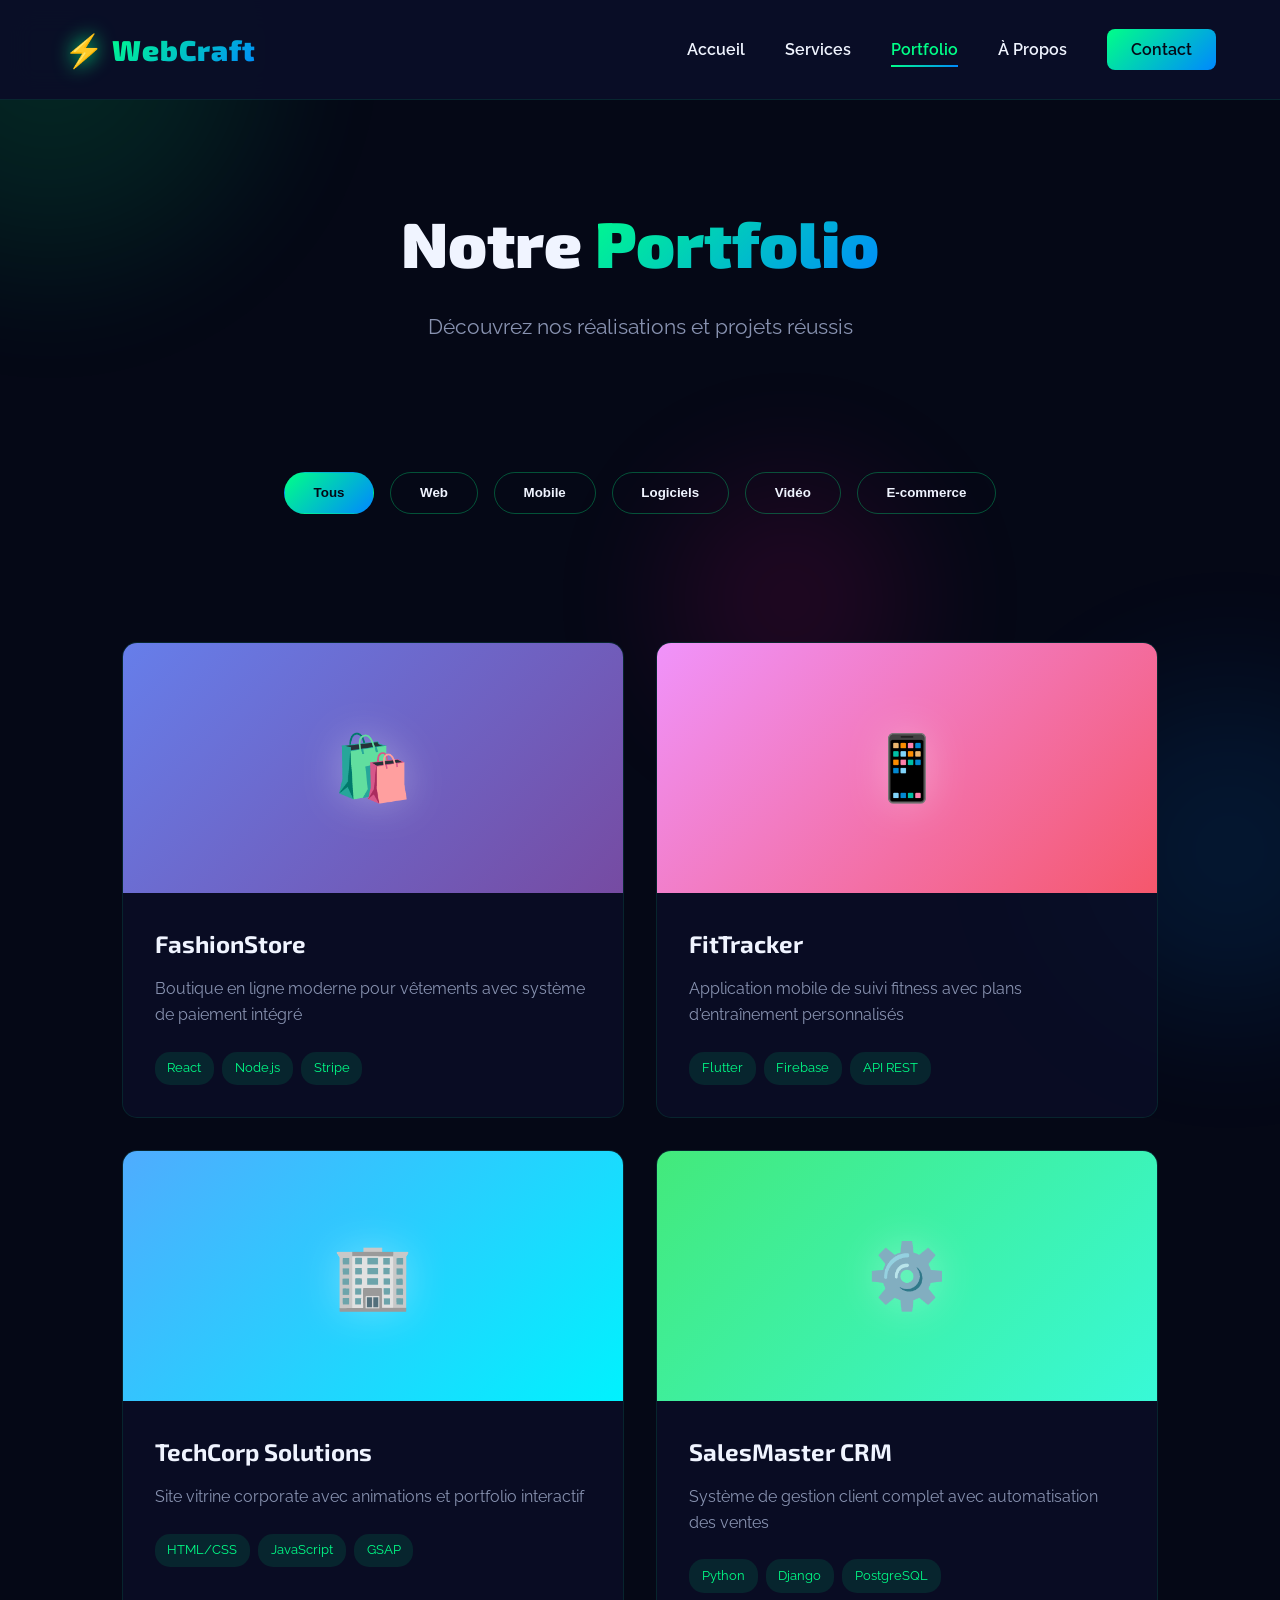
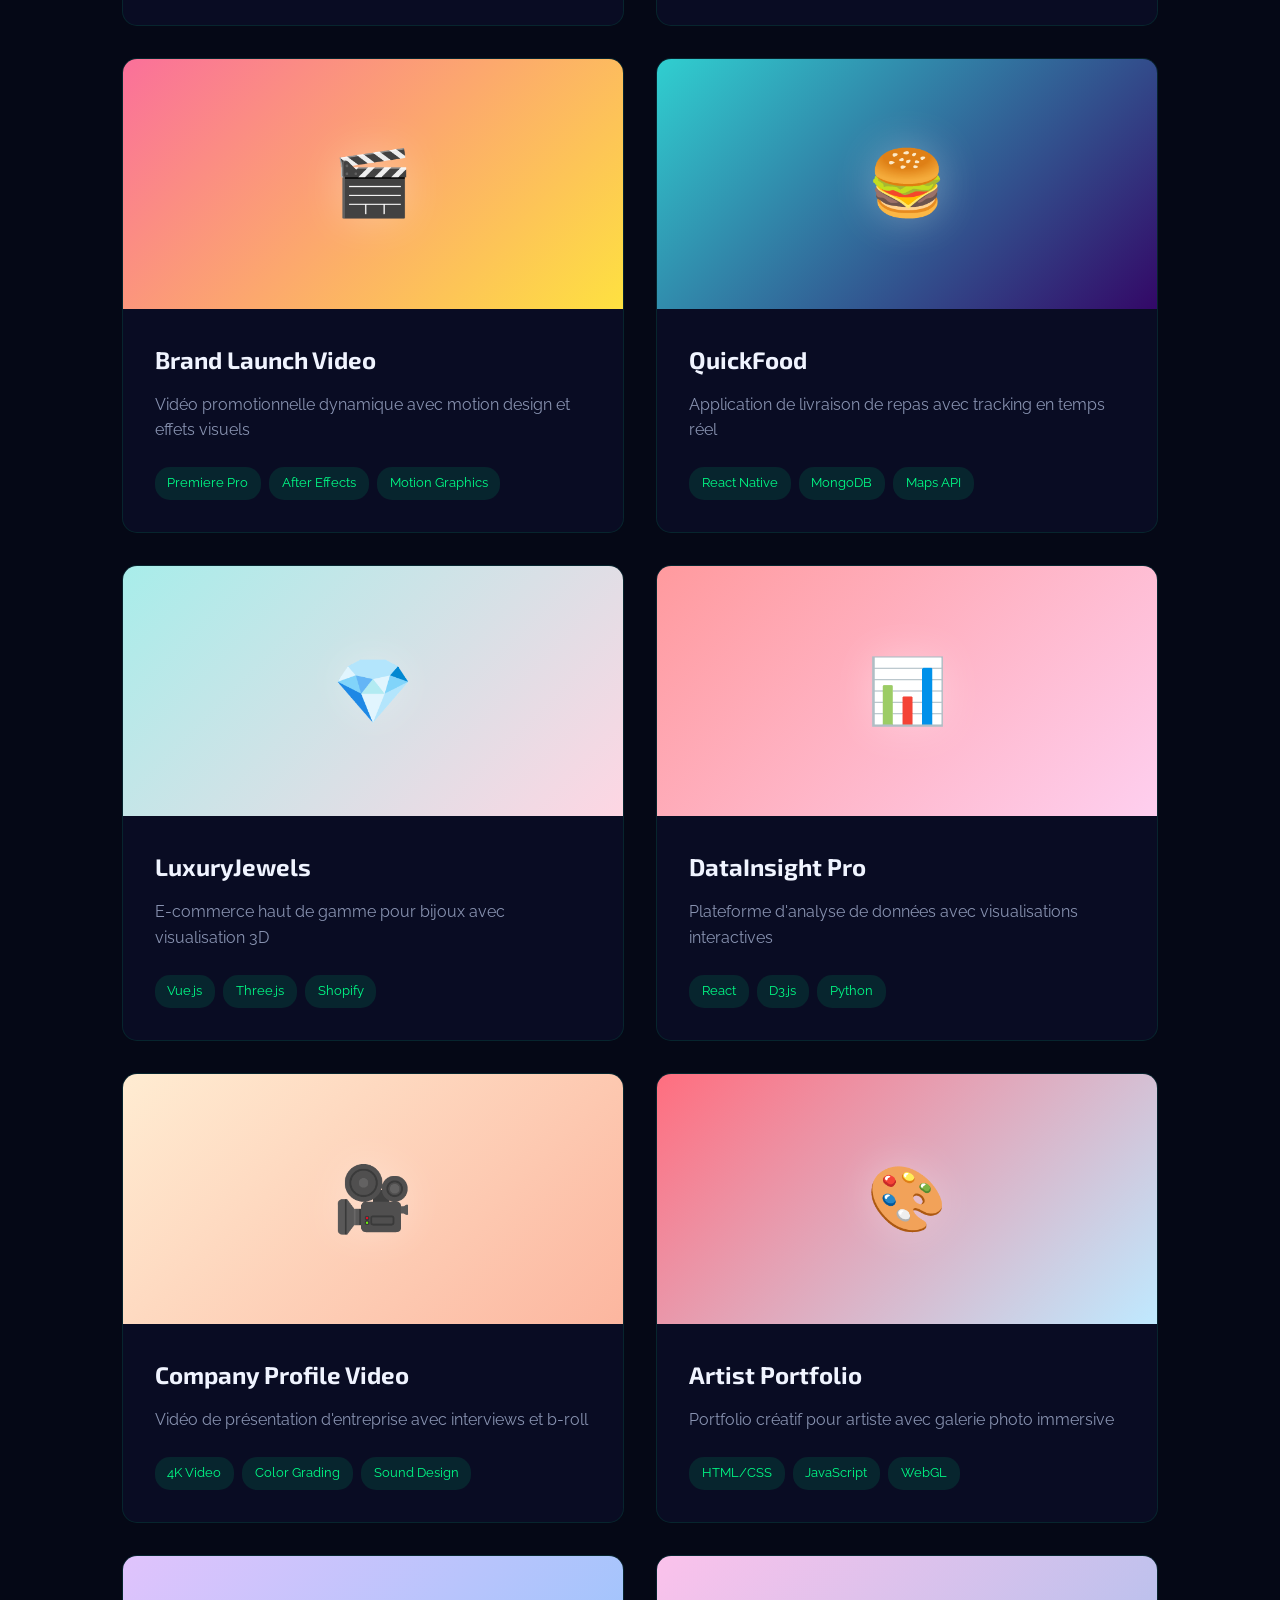
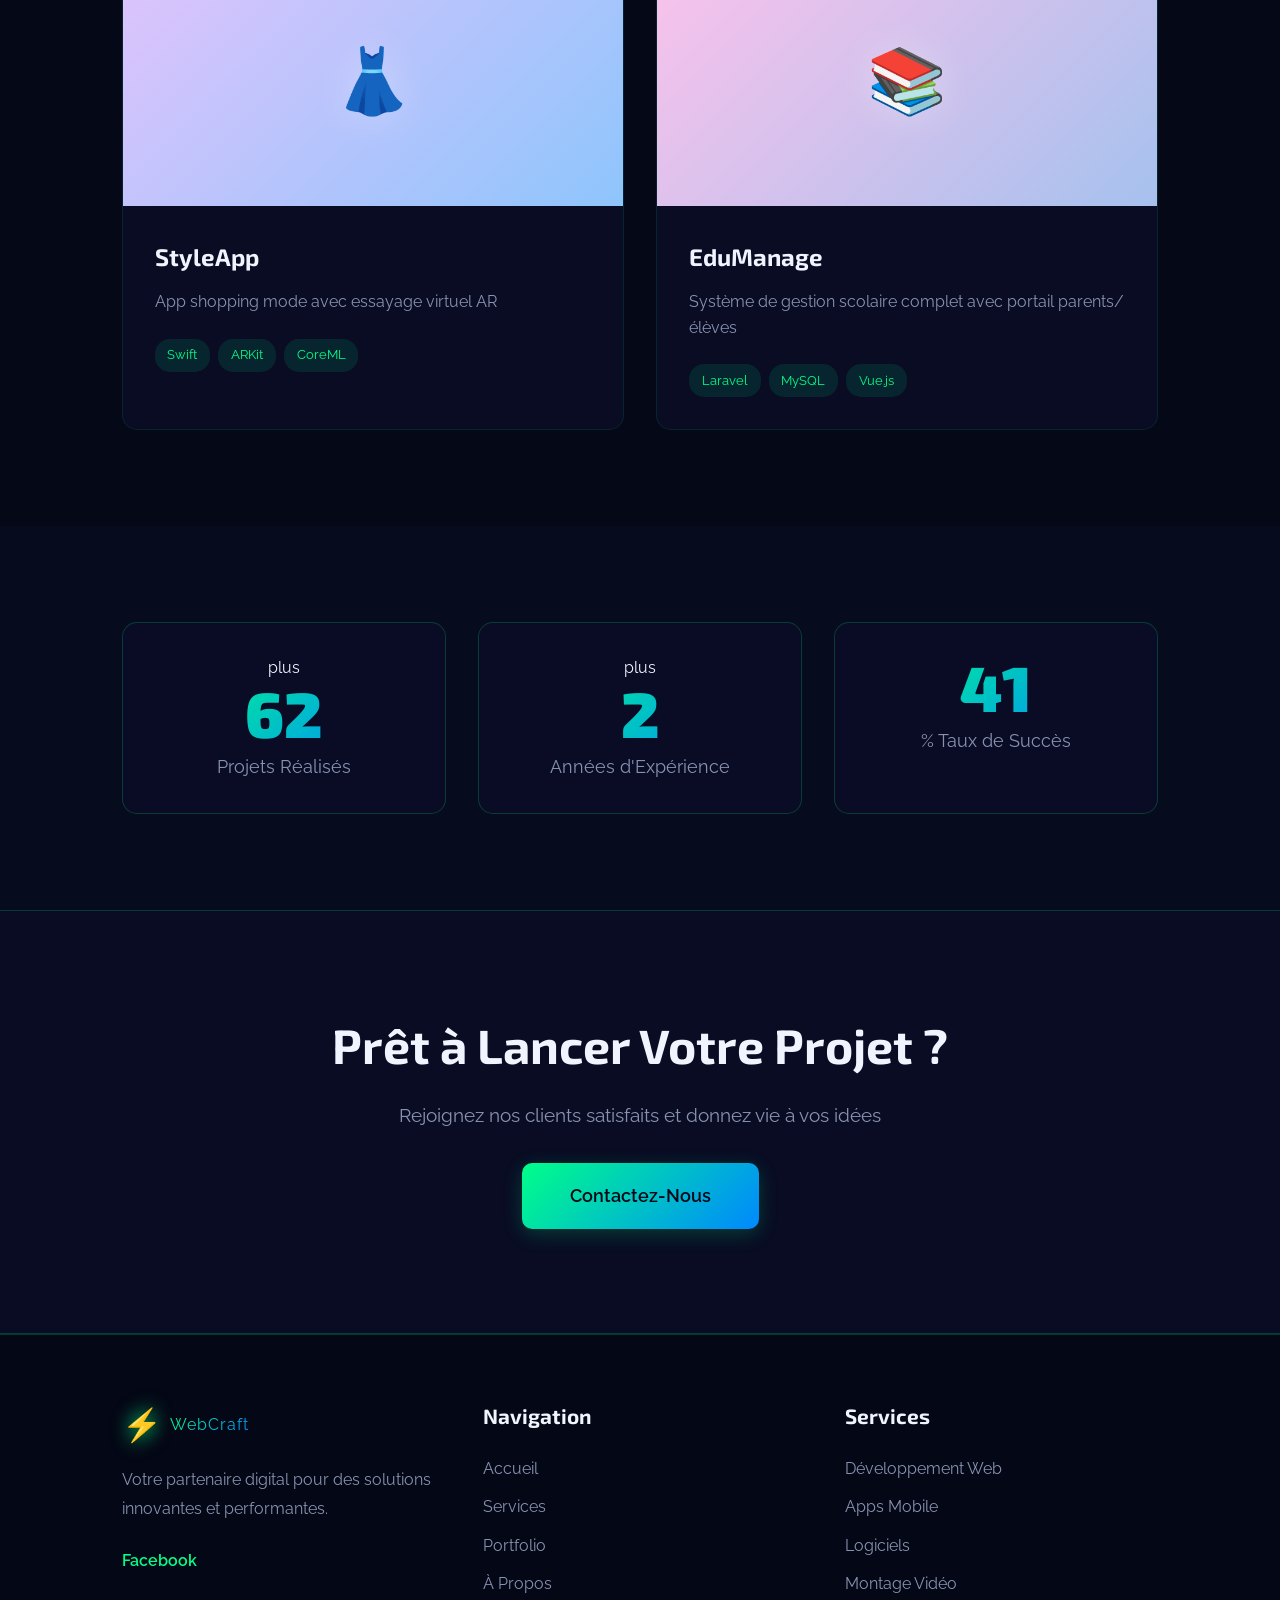
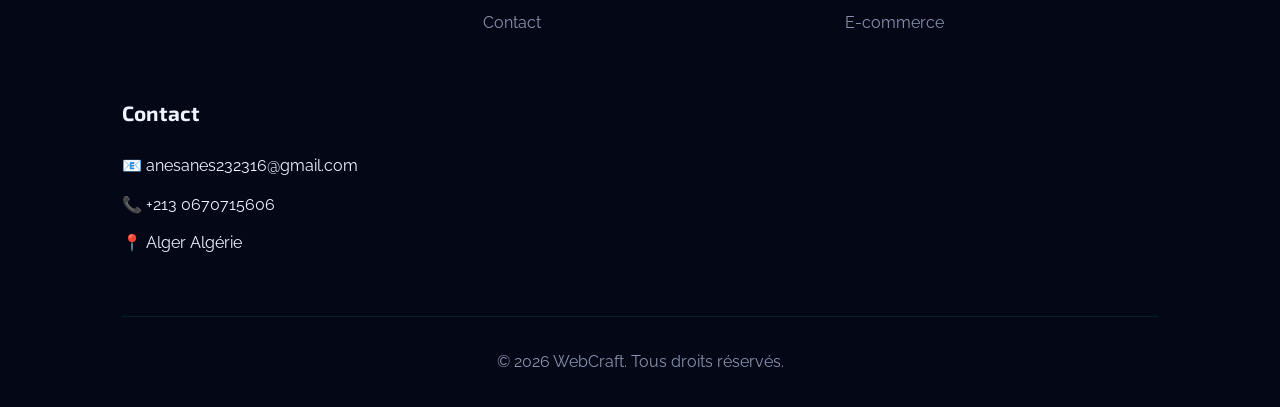
<file: webcraft/portfolio.html>
<!DOCTYPE html>
<html lang="fr">
<head>
    <meta charset="UTF-8">
    <meta name="viewport" content="width=device-width, initial-scale=1.0">
    <title>Portfolio - WebCraft</title>
    <link rel="stylesheet" href="styles.css">
    <link href="https://fonts.googleapis.com/css2?family=Exo+2:wght@300;400;600;800;900&family=Raleway:wght@300;400;600;700&display=swap" rel="stylesheet">
</head>
<body>
    <!-- Background Animation -->
    <div class="bg-animation">
        <div class="circle circle-1"></div>
        <div class="circle circle-2"></div>
        <div class="circle circle-3"></div>
    </div>

    <!-- Header -->
    <header id="header">
        <nav class="navbar">
            <div class="logo">
                <span class="logo-icon">⚡</span>
                <span class="logo-text">WebCraft</span>
            </div>
            <ul class="nav-links" id="navLinks">
                <li><a href="index.html">Accueil</a></li>
                <li><a href="services.html">Services</a></li>
                <li><a href="portfolio.html" class="active">Portfolio</a></li>
                <li><a href="about.html">À Propos</a></li>
                <li><a href="contact.html" class="nav-cta">Contact</a></li>
            </ul>
            <div class="menu-toggle" id="menuToggle">
                <span></span>
                <span></span>
                <span></span>
            </div>
        </nav>
    </header>

    <!-- Page Hero -->
    <section class="page-hero">
        <div class="container">
            <h1 class="page-title">Notre <span class="gradient-text">Portfolio</span></h1>
            <p class="page-subtitle">Découvrez nos réalisations et projets réussis</p>
        </div>
    </section>

    <!-- Filtres Portfolio -->
    <section class="portfolio-filters">
        <div class="container">
            <div class="filter-buttons">
                <button class="filter-btn active" data-filter="all">Tous</button>
                <button class="filter-btn" data-filter="web">Web</button>
                <button class="filter-btn" data-filter="mobile">Mobile</button>
                <button class="filter-btn" data-filter="software">Logiciels</button>
                <button class="filter-btn" data-filter="video">Vidéo</button>
                <button class="filter-btn" data-filter="ecommerce">E-commerce</button>
            </div>
        </div>
    </section>

    <!-- Portfolio Grid -->
    <section class="portfolio-grid">
        <div class="container">
            <div class="projects-grid">
                
                <!-- Projet 1 -->
                <div class="project-card" data-category="web ecommerce">
                    <div class="project-image">
                        <div class="project-placeholder" style="background: linear-gradient(135deg, #667eea 0%, #764ba2 100%);">
                            <span class="project-icon">🛍️</span>
                        </div>
                        <div class="project-overlay">
                            <div class="project-tags">
                                <span class="project-tag">E-commerce</span>
                                <span class="project-tag">Web</span>
                            </div>
                        </div>
                    </div>
                    <div class="project-info">
                        <h3>FashionStore</h3>
                        <p>Boutique en ligne moderne pour vêtements avec système de paiement intégré</p>
                        <div class="project-tech">
                            <span>React</span>
                            <span>Node.js</span>
                            <span>Stripe</span>
                        </div>
                    </div>
                </div>

                <!-- Projet 2 -->
                <div class="project-card" data-category="mobile">
                    <div class="project-image">
                        <div class="project-placeholder" style="background: linear-gradient(135deg, #f093fb 0%, #f5576c 100%);">
                            <span class="project-icon">📱</span>
                        </div>
                        <div class="project-overlay">
                            <div class="project-tags">
                                <span class="project-tag">Mobile</span>
                                <span class="project-tag">iOS/Android</span>
                            </div>
                        </div>
                    </div>
                    <div class="project-info">
                        <h3>FitTracker</h3>
                        <p>Application mobile de suivi fitness avec plans d'entraînement personnalisés</p>
                        <div class="project-tech">
                            <span>Flutter</span>
                            <span>Firebase</span>
                            <span>API REST</span>
                        </div>
                    </div>
                </div>

                <!-- Projet 3 -->
                <div class="project-card" data-category="web">
                    <div class="project-image">
                        <div class="project-placeholder" style="background: linear-gradient(135deg, #4facfe 0%, #00f2fe 100%);">
                            <span class="project-icon">🏢</span>
                        </div>
                        <div class="project-overlay">
                            <div class="project-tags">
                                <span class="project-tag">Web</span>
                                <span class="project-tag">Corporate</span>
                            </div>
                        </div>
                    </div>
                    <div class="project-info">
                        <h3>TechCorp Solutions</h3>
                        <p>Site vitrine corporate avec animations et portfolio interactif</p>
                        <div class="project-tech">
                            <span>HTML/CSS</span>
                            <span>JavaScript</span>
                            <span>GSAP</span>
                        </div>
                    </div>
                </div>

                <!-- Projet 4 -->
                <div class="project-card" data-category="software">
                    <div class="project-image">
                        <div class="project-placeholder" style="background: linear-gradient(135deg, #43e97b 0%, #38f9d7 100%);">
                            <span class="project-icon">⚙️</span>
                        </div>
                        <div class="project-overlay">
                            <div class="project-tags">
                                <span class="project-tag">Logiciel</span>
                                <span class="project-tag">CRM</span>
                            </div>
                        </div>
                    </div>
                    <div class="project-info">
                        <h3>SalesMaster CRM</h3>
                        <p>Système de gestion client complet avec automatisation des ventes</p>
                        <div class="project-tech">
                            <span>Python</span>
                            <span>Django</span>
                            <span>PostgreSQL</span>
                        </div>
                    </div>
                </div>

                <!-- Projet 5 -->
                <div class="project-card" data-category="video">
                    <div class="project-image">
                        <div class="project-placeholder" style="background: linear-gradient(135deg, #fa709a 0%, #fee140 100%);">
                            <span class="project-icon">🎬</span>
                        </div>
                        <div class="project-overlay">
                            <div class="project-tags">
                                <span class="project-tag">Vidéo</span>
                                <span class="project-tag">Marketing</span>
                            </div>
                        </div>
                    </div>
                    <div class="project-info">
                        <h3>Brand Launch Video</h3>
                        <p>Vidéo promotionnelle dynamique avec motion design et effets visuels</p>
                        <div class="project-tech">
                            <span>Premiere Pro</span>
                            <span>After Effects</span>
                            <span>Motion Graphics</span>
                        </div>
                    </div>
                </div>

                <!-- Projet 6 -->
                <div class="project-card" data-category="mobile">
                    <div class="project-image">
                        <div class="project-placeholder" style="background: linear-gradient(135deg, #30cfd0 0%, #330867 100%);">
                            <span class="project-icon">🍔</span>
                        </div>
                        <div class="project-overlay">
                            <div class="project-tags">
                                <span class="project-tag">Mobile</span>
                                <span class="project-tag">Food Delivery</span>
                            </div>
                        </div>
                    </div>
                    <div class="project-info">
                        <h3>QuickFood</h3>
                        <p>Application de livraison de repas avec tracking en temps réel</p>
                        <div class="project-tech">
                            <span>React Native</span>
                            <span>MongoDB</span>
                            <span>Maps API</span>
                        </div>
                    </div>
                </div>

                <!-- Projet 7 -->
                <div class="project-card" data-category="web ecommerce">
                    <div class="project-image">
                        <div class="project-placeholder" style="background: linear-gradient(135deg, #a8edea 0%, #fed6e3 100%);">
                            <span class="project-icon">💎</span>
                        </div>
                        <div class="project-overlay">
                            <div class="project-tags">
                                <span class="project-tag">E-commerce</span>
                                <span class="project-tag">Luxury</span>
                            </div>
                        </div>
                    </div>
                    <div class="project-info">
                        <h3>LuxuryJewels</h3>
                        <p>E-commerce haut de gamme pour bijoux avec visualisation 3D</p>
                        <div class="project-tech">
                            <span>Vue.js</span>
                            <span>Three.js</span>
                            <span>Shopify</span>
                        </div>
                    </div>
                </div>

                <!-- Projet 8 -->
                <div class="project-card" data-category="software">
                    <div class="project-image">
                        <div class="project-placeholder" style="background: linear-gradient(135deg, #ff9a9e 0%, #fecfef 100%);">
                            <span class="project-icon">📊</span>
                        </div>
                        <div class="project-overlay">
                            <div class="project-tags">
                                <span class="project-tag">Logiciel</span>
                                <span class="project-tag">Analytics</span>
                            </div>
                        </div>
                    </div>
                    <div class="project-info">
                        <h3>DataInsight Pro</h3>
                        <p>Plateforme d'analyse de données avec visualisations interactives</p>
                        <div class="project-tech">
                            <span>React</span>
                            <span>D3.js</span>
                            <span>Python</span>
                        </div>
                    </div>
                </div>

                <!-- Projet 9 -->
                <div class="project-card" data-category="video">
                    <div class="project-image">
                        <div class="project-placeholder" style="background: linear-gradient(135deg, #ffecd2 0%, #fcb69f 100%);">
                            <span class="project-icon">🎥</span>
                        </div>
                        <div class="project-overlay">
                            <div class="project-tags">
                                <span class="project-tag">Vidéo</span>
                                <span class="project-tag">Corporate</span>
                            </div>
                        </div>
                    </div>
                    <div class="project-info">
                        <h3>Company Profile Video</h3>
                        <p>Vidéo de présentation d'entreprise avec interviews et b-roll</p>
                        <div class="project-tech">
                            <span>4K Video</span>
                            <span>Color Grading</span>
                            <span>Sound Design</span>
                        </div>
                    </div>
                </div>

                <!-- Projet 10 -->
                <div class="project-card" data-category="web">
                    <div class="project-image">
                        <div class="project-placeholder" style="background: linear-gradient(135deg, #ff6e7f 0%, #bfe9ff 100%);">
                            <span class="project-icon">🎨</span>
                        </div>
                        <div class="project-overlay">
                            <div class="project-tags">
                                <span class="project-tag">Web</span>
                                <span class="project-tag">Portfolio</span>
                            </div>
                        </div>
                    </div>
                    <div class="project-info">
                        <h3>Artist Portfolio</h3>
                        <p>Portfolio créatif pour artiste avec galerie photo immersive</p>
                        <div class="project-tech">
                            <span>HTML/CSS</span>
                            <span>JavaScript</span>
                            <span>WebGL</span>
                        </div>
                    </div>
                </div>

                <!-- Projet 11 -->
                <div class="project-card" data-category="mobile ecommerce">
                    <div class="project-image">
                        <div class="project-placeholder" style="background: linear-gradient(135deg, #e0c3fc 0%, #8ec5fc 100%);">
                            <span class="project-icon">👗</span>
                        </div>
                        <div class="project-overlay">
                            <div class="project-tags">
                                <span class="project-tag">Mobile</span>
                                <span class="project-tag">Fashion</span>
                            </div>
                        </div>
                    </div>
                    <div class="project-info">
                        <h3>StyleApp</h3>
                        <p>App shopping mode avec essayage virtuel AR</p>
                        <div class="project-tech">
                            <span>Swift</span>
                            <span>ARKit</span>
                            <span>CoreML</span>
                        </div>
                    </div>
                </div>

                <!-- Projet 12 -->
                <div class="project-card" data-category="software">
                    <div class="project-image">
                        <div class="project-placeholder" style="background: linear-gradient(135deg, #fbc2eb 0%, #a6c1ee 100%);">
                            <span class="project-icon">📚</span>
                        </div>
                        <div class="project-overlay">
                            <div class="project-tags">
                                <span class="project-tag">Logiciel</span>
                                <span class="project-tag">Education</span>
                            </div>
                        </div>
                    </div>
                    <div class="project-info">
                        <h3>EduManage</h3>
                        <p>Système de gestion scolaire complet avec portail parents/élèves</p>
                        <div class="project-tech">
                            <span>Laravel</span>
                            <span>MySQL</span>
                            <span>Vue.js</span>
                        </div>
                    </div>
                </div>

            </div>
        </div>
    </section>

    <!-- Stats Section -->
    <section class="stats-section">
        <div class="container">
            <div class="stats-grid">
                <div class="stat-box">
                   <p>plus<div class="stat-number" data-target="150">0</div></p> 
                    <div class="stat-label">Projets Réalisés</div>
                </div>
               
                <div class="stat-box">
                  <p>plus<div class="stat-number" data-target="5">0</div></p>  
                    <div class="stat-label">Années d'Expérience</div>
                </div>
                <div class="stat-box">
                    <div class="stat-number" data-target="100">0</div>
                    <div class="stat-label">% Taux de Succès</div>
                </div>
            </div>
        </div>
    </section>

   

    <!-- CTA Section -->
    <section class="cta-section">
        <div class="container">
            <div class="cta-content">
                <h2>Prêt à Lancer Votre Projet ?</h2>
                <p>Rejoignez nos clients satisfaits et donnez vie à vos idées</p>
                <a href="https://t.me/Anes546" class="btn btn-primary btn-large">Contactez-Nous</a>
            </div>
        </div>
    </section>

    <!-- Footer -->
    <footer class="footer">
        <div class="container">
            <div class="footer-content">
                <div class="footer-section">
                    <div class="footer-logo">
                        <span class="logo-icon">⚡</span>
                        <span class="logo-text">WebCraft</span>
                    </div>
                    <p>Votre partenaire digital pour des solutions innovantes et performantes.</p>
                    <div class="social-links">
                        <a href="https://www.facebook.com/profile.php?id=61587447021759" class="social-link">Facebook</a>
                     
                    </div>
                </div>
                <div class="footer-section">
                    <h4>Navigation</h4>
                    <ul class="footer-links">
                        <li><a href="index.html">Accueil</a></li>
                        <li><a href="services.html">Services</a></li>
                        <li><a href="portfolio.html">Portfolio</a></li>
                        <li><a href="about.html">À Propos</a></li>
                        <li><a href="contact.html">Contact</a></li>
                    </ul>
                </div>
                <div class="footer-section">
                    <h4>Services</h4>
                    <ul class="footer-links">
                        <li><a href="services.html">Développement Web</a></li>
                        <li><a href="services.html">Apps Mobile</a></li>
                        <li><a href="services.html">Logiciels</a></li>
                        <li><a href="services.html">Montage Vidéo</a></li>
                        <li><a href="services.html">E-commerce</a></li>
                    </ul>
                </div>
                <div class="footer-section">
                    <h4>Contact</h4>
                    <ul class="footer-links">
                        <li>📧 anesanes232316@gmail.com</li>
                        <li>📞 +213 0670715606</li>
                        <li>📍 Alger Algérie</li>
                    </ul>
                </div>
            </div>
            <div class="footer-bottom">
                <p>&copy; 2026 WebCraft. Tous droits réservés.</p>
            </div>
        </div>
    </footer>

    <script src="script.js"></script>
</body>
</html>
</file>
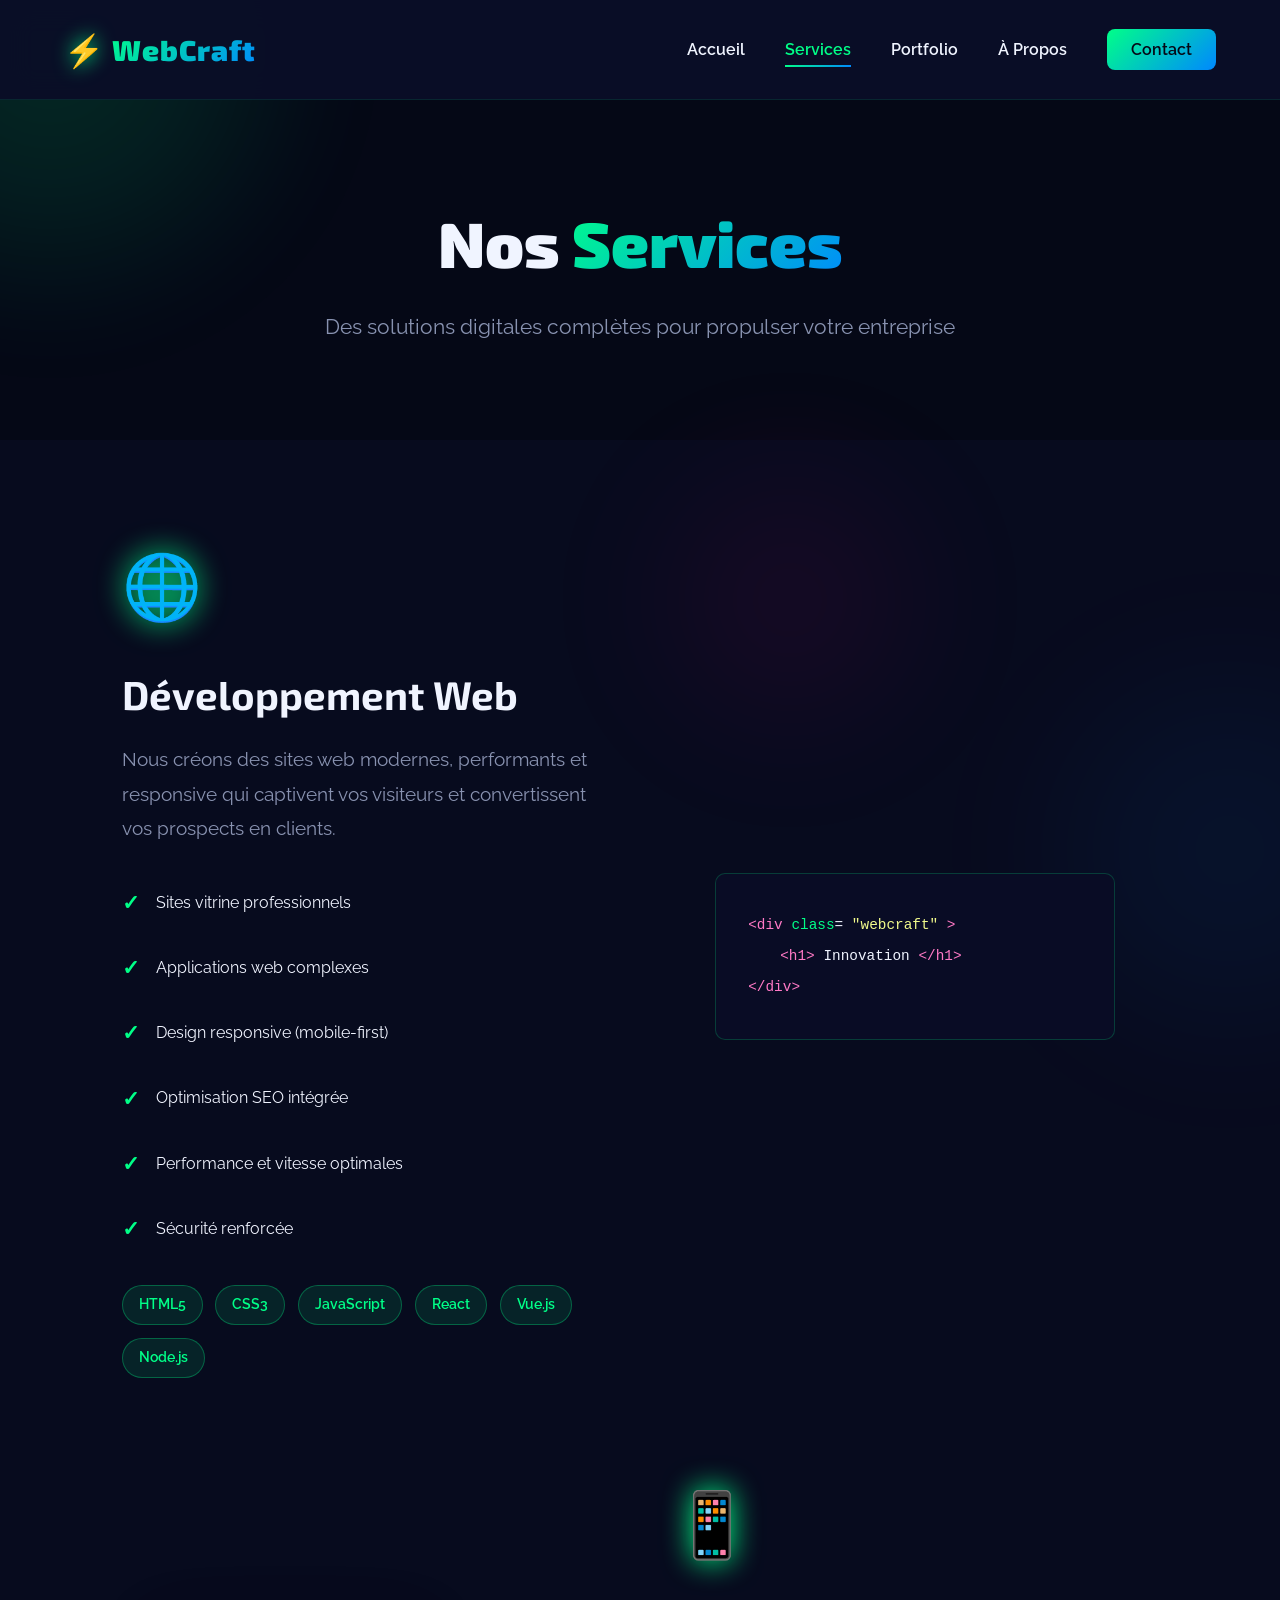
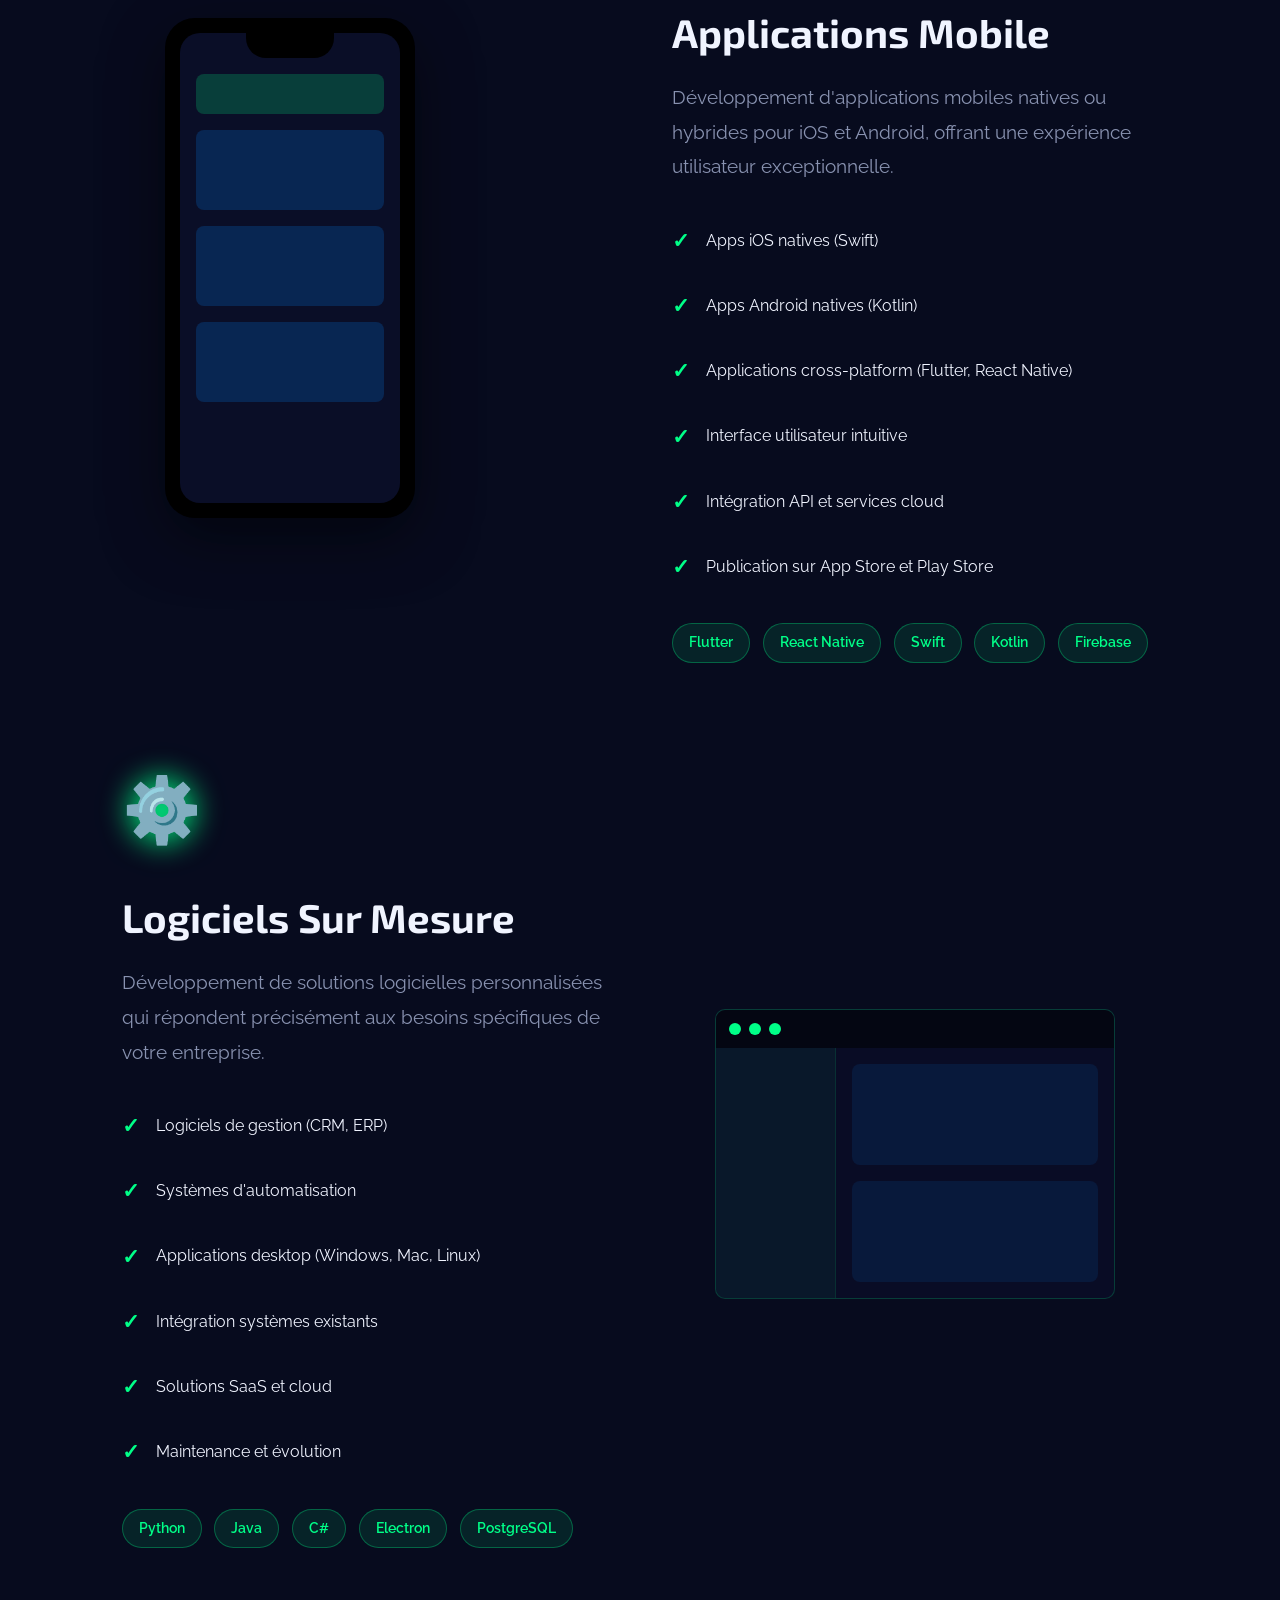
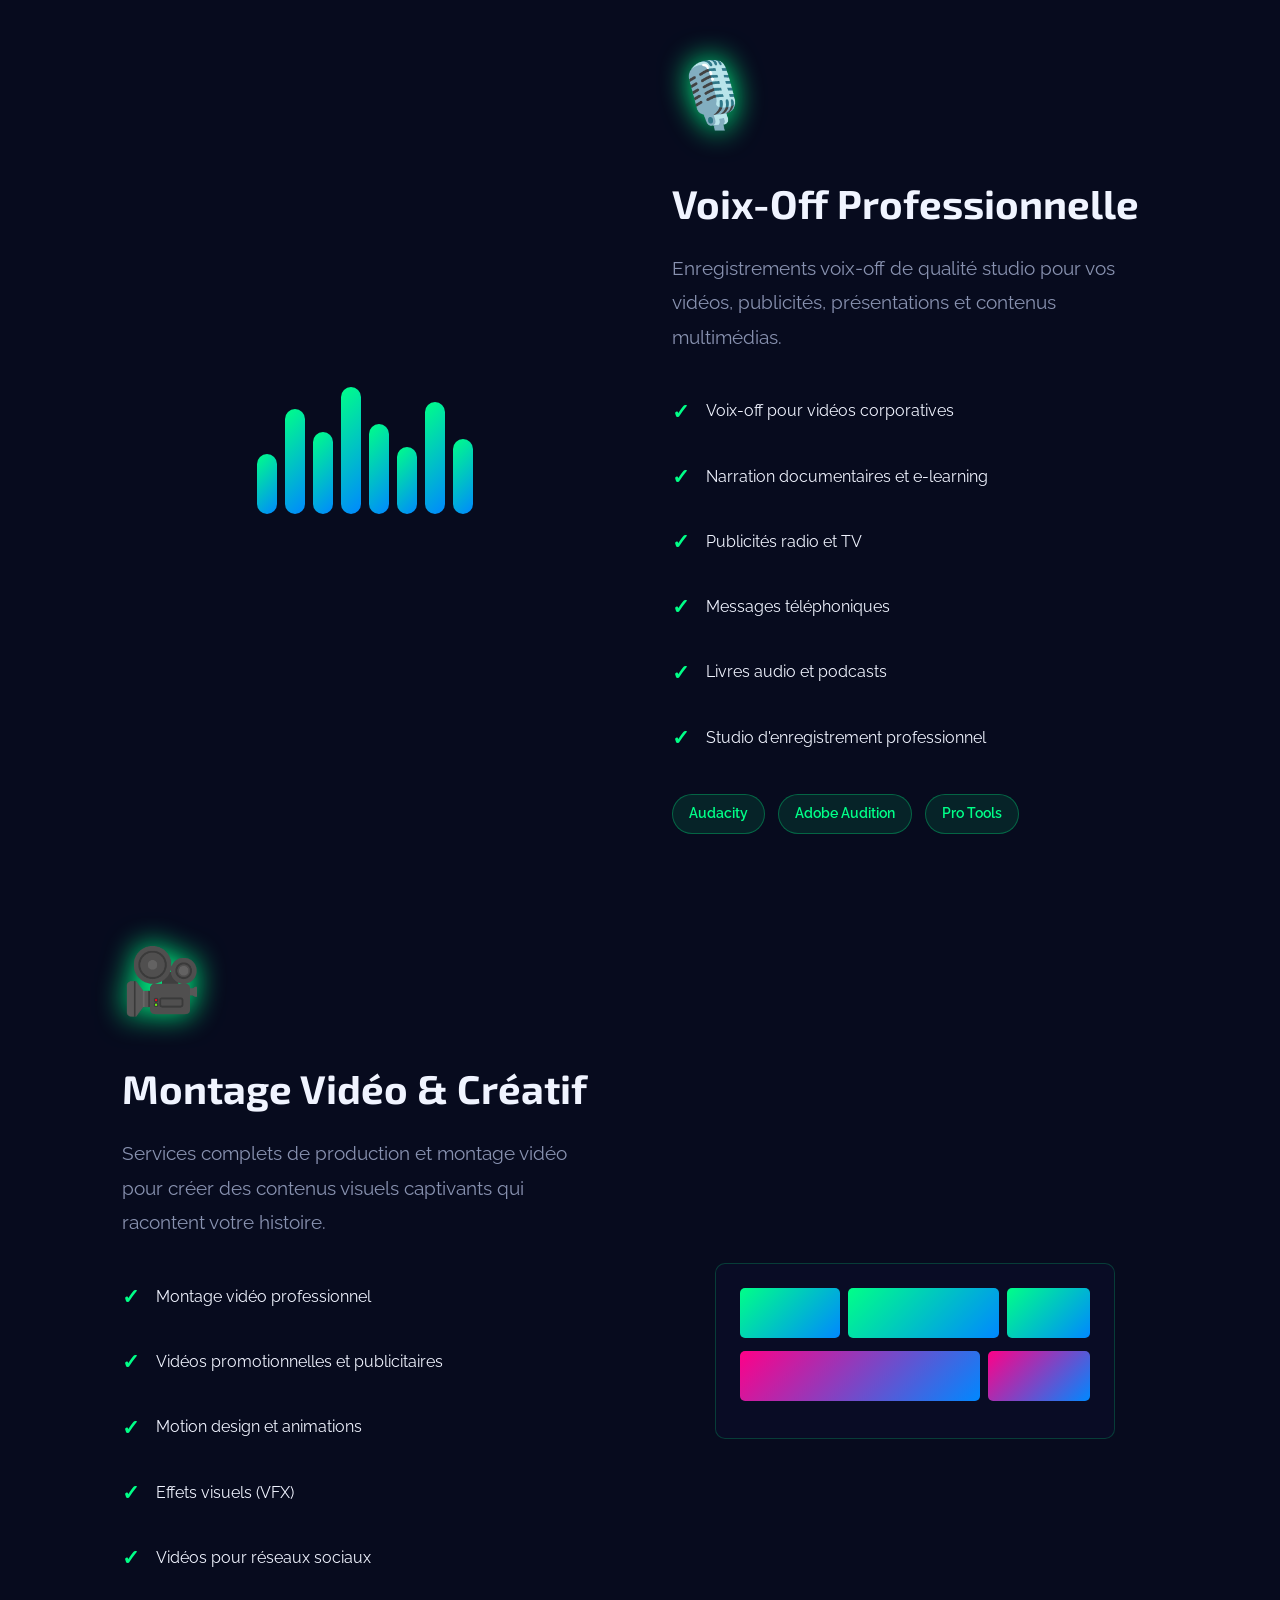
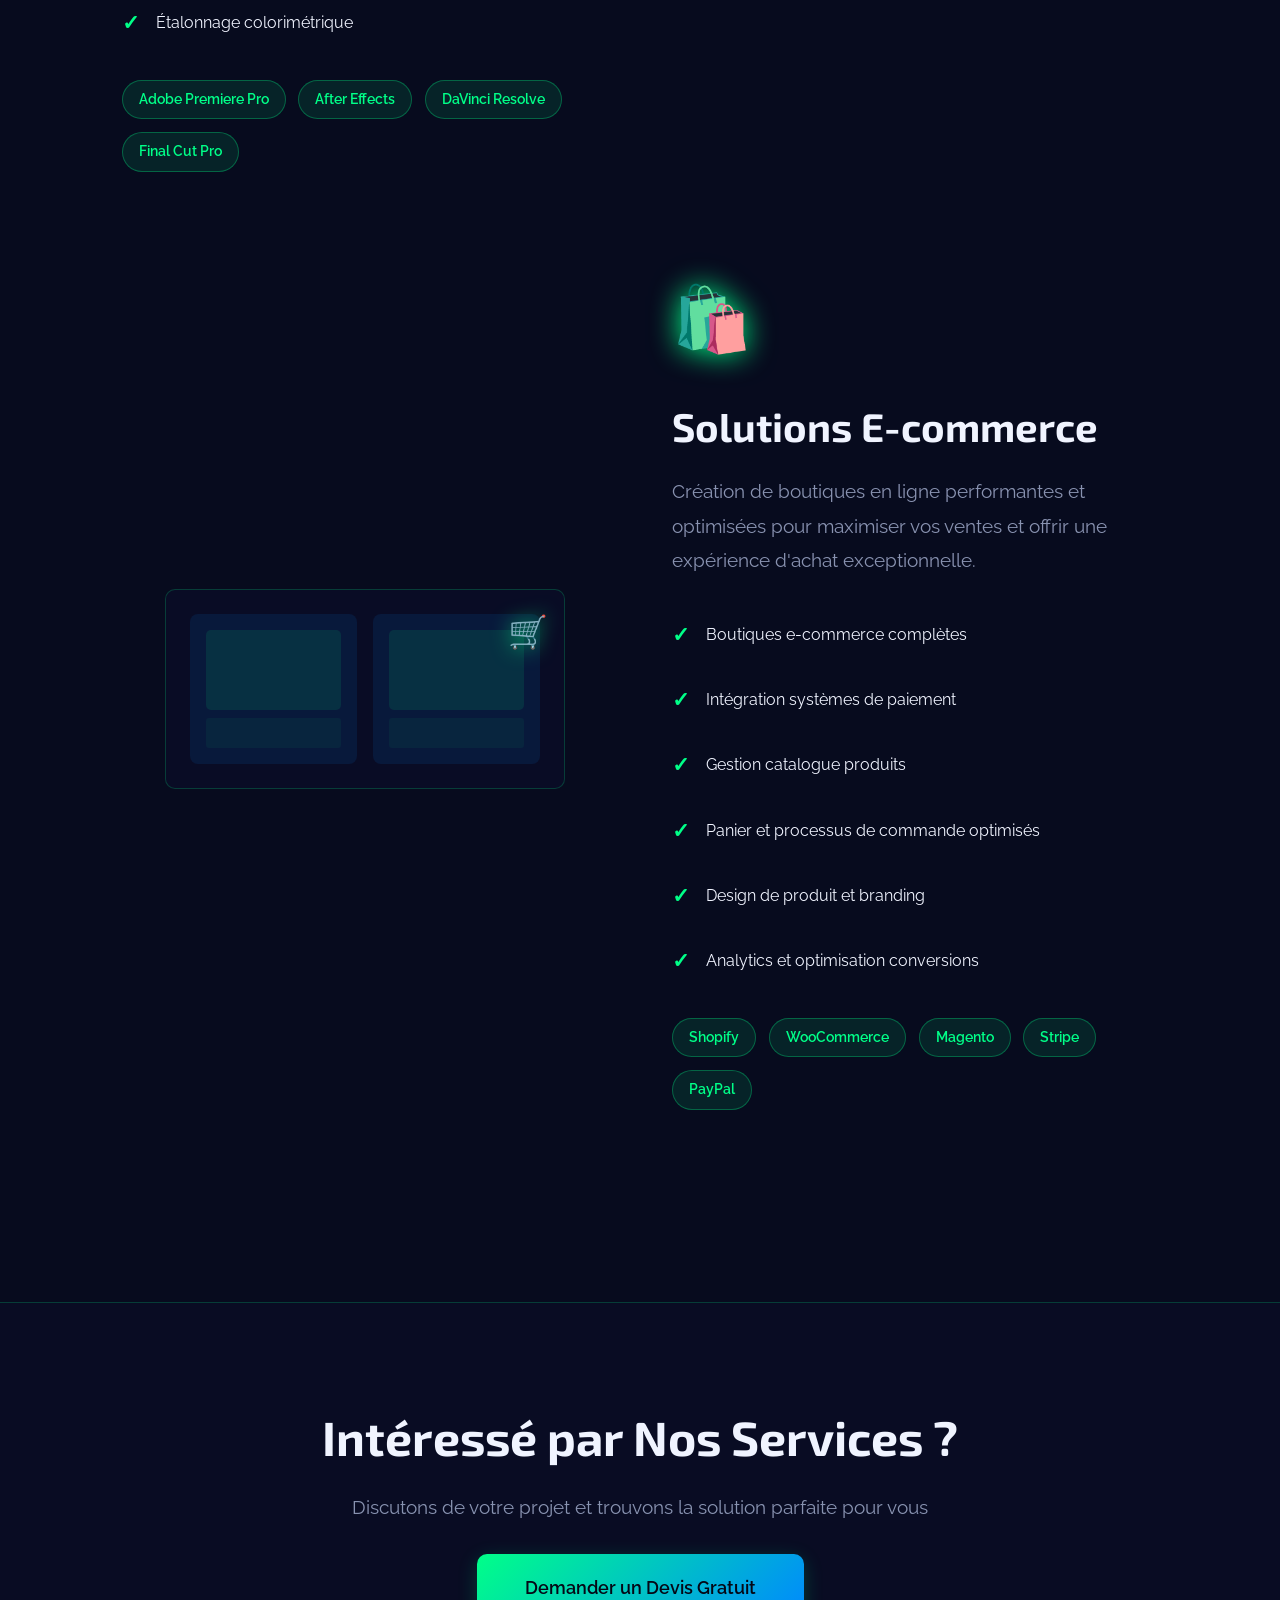
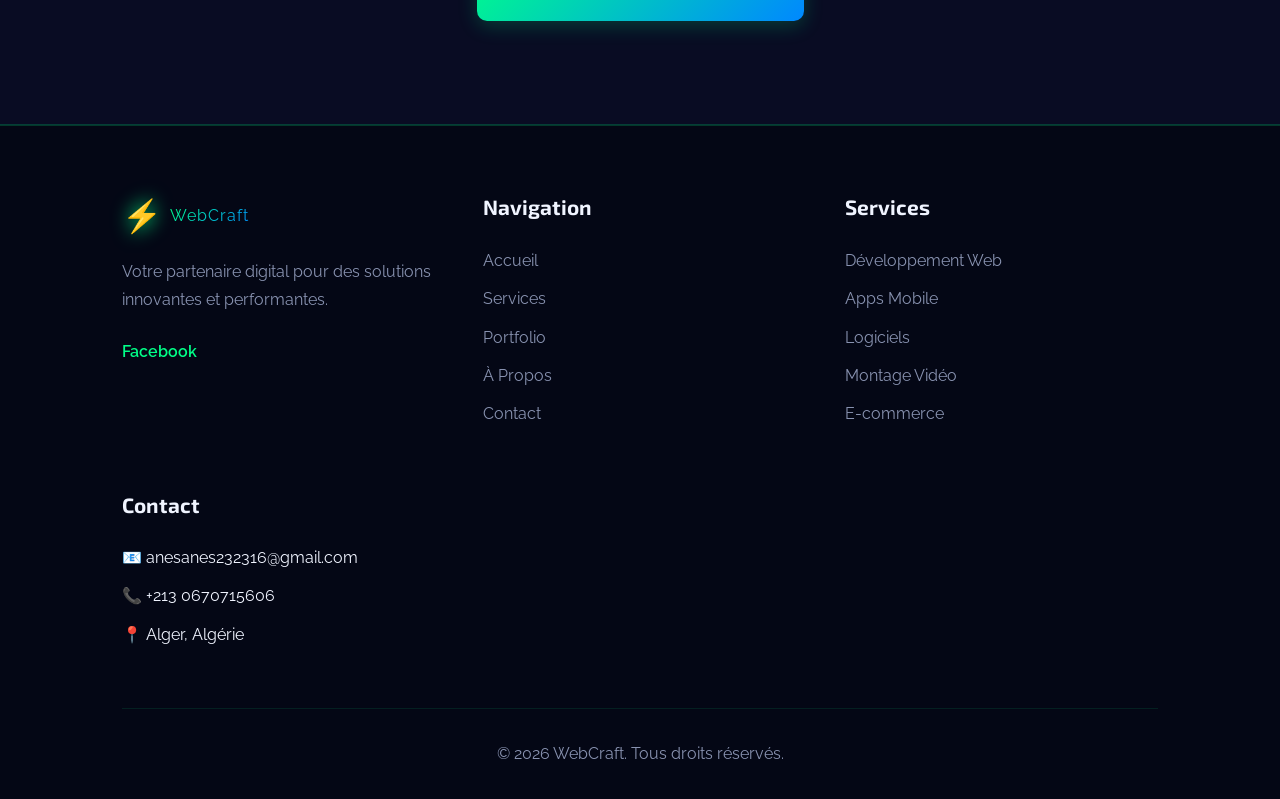
<file: webcraft/services.html>
<!DOCTYPE html>
<html lang="fr">
<head>
    <meta charset="UTF-8">
    <meta name="viewport" content="width=device-width, initial-scale=1.0">
    <title>Nos Services - WebCraft</title>
    <link rel="stylesheet" href="styles.css">
    <link href="https://fonts.googleapis.com/css2?family=Exo+2:wght@300;400;600;800;900&family=Raleway:wght@300;400;600;700&display=swap" rel="stylesheet">
</head>
<body>
    <!-- Background Animation -->
    <div class="bg-animation">
        <div class="circle circle-1"></div>
        <div class="circle circle-2"></div>
        <div class="circle circle-3"></div>
    </div>

    <!-- Header -->
    <header id="header">
        <nav class="navbar">
            <div class="logo">
                <span class="logo-icon">⚡</span>
                <span class="logo-text">WebCraft</span>
            </div>
            <ul class="nav-links" id="navLinks">
                <li><a href="index.html">Accueil</a></li>
                <li><a href="services.html" class="active">Services</a></li>
                <li><a href="portfolio.html">Portfolio</a></li>
                <li><a href="about.html">À Propos</a></li>
                <li><a href="contact.html" class="nav-cta">Contact</a></li>
            </ul>
            <div class="menu-toggle" id="menuToggle">
                <span></span>
                <span></span>
                <span></span>
            </div>
        </nav>
    </header>

    <!-- Page Hero -->
    <section class="page-hero">
        <div class="container">
            <h1 class="page-title">Nos <span class="gradient-text">Services</span></h1>
            <p class="page-subtitle">Des solutions digitales complètes pour propulser votre entreprise</p>
        </div>
    </section>

    <!-- Services Détaillés -->
    <section class="services-detailed">
        <div class="container">
            
            <!-- Service 1 -->
            <div class="service-detail">
                <div class="service-detail-content">
                    <div class="service-detail-icon">🌐</div>
                    <h2>Développement Web</h2>
                    <p class="service-intro">
                        Nous créons des sites web modernes, performants et responsive qui captivent vos visiteurs 
                        et convertissent vos prospects en clients.
                    </p>
                    <div class="service-features">
                        <div class="feature-item">
                            <span class="feature-check">✓</span>
                            <span>Sites vitrine professionnels</span>
                        </div>
                        <div class="feature-item">
                            <span class="feature-check">✓</span>
                            <span>Applications web complexes</span>
                        </div>
                        <div class="feature-item">
                            <span class="feature-check">✓</span>
                            <span>Design responsive (mobile-first)</span>
                        </div>
                        <div class="feature-item">
                            <span class="feature-check">✓</span>
                            <span>Optimisation SEO intégrée</span>
                        </div>
                        <div class="feature-item">
                            <span class="feature-check">✓</span>
                            <span>Performance et vitesse optimales</span>
                        </div>
                        <div class="feature-item">
                            <span class="feature-check">✓</span>
                            <span>Sécurité renforcée</span>
                        </div>
                    </div>
                    <div class="service-tech">
                        <span class="tech-badge">HTML5</span>
                        <span class="tech-badge">CSS3</span>
                        <span class="tech-badge">JavaScript</span>
                        <span class="tech-badge">React</span>
                        <span class="tech-badge">Vue.js</span>
                        <span class="tech-badge">Node.js</span>
                    </div>
                </div>
                <div class="service-detail-visual">
                    <div class="visual-box">
                        <div class="code-snippet">
                            <div class="code-line">
                                <span class="code-tag">&lt;div</span>
                                <span class="code-attr">class</span>=
                                <span class="code-value">"webcraft"</span>
                                <span class="code-tag">&gt;</span>
                            </div>
                            <div class="code-line indent">
                                <span class="code-tag">&lt;h1&gt;</span>
                                <span class="code-text">Innovation</span>
                                <span class="code-tag">&lt;/h1&gt;</span>
                            </div>
                            <div class="code-line">
                                <span class="code-tag">&lt;/div&gt;</span>
                            </div>
                        </div>
                    </div>
                </div>
            </div>

            <!-- Service 2 -->
            <div class="service-detail reverse">
                <div class="service-detail-content">
                    <div class="service-detail-icon">📱</div>
                    <h2>Applications Mobile</h2>
                    <p class="service-intro">
                        Développement d'applications mobiles natives ou hybrides pour iOS et Android, 
                        offrant une expérience utilisateur exceptionnelle.
                    </p>
                    <div class="service-features">
                        <div class="feature-item">
                            <span class="feature-check">✓</span>
                            <span>Apps iOS natives (Swift)</span>
                        </div>
                        <div class="feature-item">
                            <span class="feature-check">✓</span>
                            <span>Apps Android natives (Kotlin)</span>
                        </div>
                        <div class="feature-item">
                            <span class="feature-check">✓</span>
                            <span>Applications cross-platform (Flutter, React Native)</span>
                        </div>
                        <div class="feature-item">
                            <span class="feature-check">✓</span>
                            <span>Interface utilisateur intuitive</span>
                        </div>
                        <div class="feature-item">
                            <span class="feature-check">✓</span>
                            <span>Intégration API et services cloud</span>
                        </div>
                        <div class="feature-item">
                            <span class="feature-check">✓</span>
                            <span>Publication sur App Store et Play Store</span>
                        </div>
                    </div>
                    <div class="service-tech">
                        <span class="tech-badge">Flutter</span>
                        <span class="tech-badge">React Native</span>
                        <span class="tech-badge">Swift</span>
                        <span class="tech-badge">Kotlin</span>
                        <span class="tech-badge">Firebase</span>
                    </div>
                </div>
                <div class="service-detail-visual">
                    <div class="visual-box">
                        <div class="mobile-mockup">
                            <div class="mobile-screen">
                                <div class="mobile-notch"></div>
                                <div class="mobile-content">
                                    <div class="app-bar"></div>
                                    <div class="app-content">
                                        <div class="content-block"></div>
                                        <div class="content-block"></div>
                                        <div class="content-block"></div>
                                    </div>
                                </div>
                            </div>
                        </div>
                    </div>
                </div>
            </div>

            <!-- Service 3 -->
            <div class="service-detail">
                <div class="service-detail-content">
                    <div class="service-detail-icon">⚙️</div>
                    <h2>Logiciels Sur Mesure</h2>
                    <p class="service-intro">
                        Développement de solutions logicielles personnalisées qui répondent précisément 
                        aux besoins spécifiques de votre entreprise.
                    </p>
                    <div class="service-features">
                        <div class="feature-item">
                            <span class="feature-check">✓</span>
                            <span>Logiciels de gestion (CRM, ERP)</span>
                        </div>
                        <div class="feature-item">
                            <span class="feature-check">✓</span>
                            <span>Systèmes d'automatisation</span>
                        </div>
                        <div class="feature-item">
                            <span class="feature-check">✓</span>
                            <span>Applications desktop (Windows, Mac, Linux)</span>
                        </div>
                        <div class="feature-item">
                            <span class="feature-check">✓</span>
                            <span>Intégration systèmes existants</span>
                        </div>
                        <div class="feature-item">
                            <span class="feature-check">✓</span>
                            <span>Solutions SaaS et cloud</span>
                        </div>
                        <div class="feature-item">
                            <span class="feature-check">✓</span>
                            <span>Maintenance et évolution</span>
                        </div>
                    </div>
                    <div class="service-tech">
                        <span class="tech-badge">Python</span>
                        <span class="tech-badge">Java</span>
                        <span class="tech-badge">C#</span>
                        <span class="tech-badge">Electron</span>
                        <span class="tech-badge">PostgreSQL</span>
                    </div>
                </div>
                <div class="service-detail-visual">
                    <div class="visual-box">
                        <div class="software-interface">
                            <div class="window-bar">
                                <div class="window-buttons">
                                    <span></span><span></span><span></span>
                                </div>
                            </div>
                            <div class="window-content">
                                <div class="sidebar"></div>
                                <div class="main-area">
                                    <div class="widget"></div>
                                    <div class="widget"></div>
                                </div>
                            </div>
                        </div>
                    </div>
                </div>
            </div>

            <!-- Service 4 -->
            <div class="service-detail reverse">
                <div class="service-detail-content">
                    <div class="service-detail-icon">🎙️</div>
                    <h2>Voix-Off Professionnelle</h2>
                    <p class="service-intro">
                        Enregistrements voix-off de qualité studio pour vos vidéos, publicités, 
                        présentations et contenus multimédias.
                    </p>
                    <div class="service-features">
                        <div class="feature-item">
                            <span class="feature-check">✓</span>
                            <span>Voix-off pour vidéos corporatives</span>
                        </div>
                        <div class="feature-item">
                            <span class="feature-check">✓</span>
                            <span>Narration documentaires et e-learning</span>
                        </div>
                        <div class="feature-item">
                            <span class="feature-check">✓</span>
                            <span>Publicités radio et TV</span>
                        </div>
                        <div class="feature-item">
                            <span class="feature-check">✓</span>
                            <span>Messages téléphoniques</span>
                        </div>
                        <div class="feature-item">
                            <span class="feature-check">✓</span>
                            <span>Livres audio et podcasts</span>
                        </div>
                        <div class="feature-item">
                            <span class="feature-check">✓</span>
                            <span>Studio d'enregistrement professionnel</span>
                        </div>
                    </div>
                    <div class="service-tech">
                        <span class="tech-badge">Audacity</span>
                        <span class="tech-badge">Adobe Audition</span>
                        <span class="tech-badge">Pro Tools</span>
                    </div>
                </div>
                <div class="service-detail-visual">
                    <div class="visual-box">
                        <div class="audio-wave">
                            <div class="wave-bar" style="height: 40%"></div>
                            <div class="wave-bar" style="height: 70%"></div>
                            <div class="wave-bar" style="height: 55%"></div>
                            <div class="wave-bar" style="height: 85%"></div>
                            <div class="wave-bar" style="height: 60%"></div>
                            <div class="wave-bar" style="height: 45%"></div>
                            <div class="wave-bar" style="height: 75%"></div>
                            <div class="wave-bar" style="height: 50%"></div>
                        </div>
                    </div>
                </div>
            </div>

            <!-- Service 5 -->
            <div class="service-detail">
                <div class="service-detail-content">
                    <div class="service-detail-icon">🎥</div>
                    <h2>Montage Vidéo & Créatif</h2>
                    <p class="service-intro">
                        Services complets de production et montage vidéo pour créer des contenus 
                        visuels captivants qui racontent votre histoire.
                    </p>
                    <div class="service-features">
                        <div class="feature-item">
                            <span class="feature-check">✓</span>
                            <span>Montage vidéo professionnel</span>
                        </div>
                        <div class="feature-item">
                            <span class="feature-check">✓</span>
                            <span>Vidéos promotionnelles et publicitaires</span>
                        </div>
                        <div class="feature-item">
                            <span class="feature-check">✓</span>
                            <span>Motion design et animations</span>
                        </div>
                        <div class="feature-item">
                            <span class="feature-check">✓</span>
                            <span>Effets visuels (VFX)</span>
                        </div>
                        <div class="feature-item">
                            <span class="feature-check">✓</span>
                            <span>Vidéos pour réseaux sociaux</span>
                        </div>
                        <div class="feature-item">
                            <span class="feature-check">✓</span>
                            <span>Étalonnage colorimétrique</span>
                        </div>
                    </div>
                    <div class="service-tech">
                        <span class="tech-badge">Adobe Premiere Pro</span>
                        <span class="tech-badge">After Effects</span>
                        <span class="tech-badge">DaVinci Resolve</span>
                        <span class="tech-badge">Final Cut Pro</span>
                    </div>
                </div>
                <div class="service-detail-visual">
                    <div class="visual-box">
                        <div class="video-timeline">
                            <div class="timeline-track">
                                <div class="timeline-clip" style="width: 30%"></div>
                                <div class="timeline-clip" style="width: 45%"></div>
                                <div class="timeline-clip" style="width: 25%"></div>
                            </div>
                            <div class="timeline-track">
                                <div class="timeline-clip audio" style="width: 70%"></div>
                                <div class="timeline-clip audio" style="width: 30%"></div>
                            </div>
                        </div>
                    </div>
                </div>
            </div>

            <!-- Service 6 -->
            <div class="service-detail reverse">
                <div class="service-detail-content">
                    <div class="service-detail-icon">🛍️</div>
                    <h2>Solutions E-commerce</h2>
                    <p class="service-intro">
                        Création de boutiques en ligne performantes et optimisées pour maximiser 
                        vos ventes et offrir une expérience d'achat exceptionnelle.
                    </p>
                    <div class="service-features">
                        <div class="feature-item">
                            <span class="feature-check">✓</span>
                            <span>Boutiques e-commerce complètes</span>
                        </div>
                        <div class="feature-item">
                            <span class="feature-check">✓</span>
                            <span>Intégration systèmes de paiement</span>
                        </div>
                        <div class="feature-item">
                            <span class="feature-check">✓</span>
                            <span>Gestion catalogue produits</span>
                        </div>
                        <div class="feature-item">
                            <span class="feature-check">✓</span>
                            <span>Panier et processus de commande optimisés</span>
                        </div>
                        <div class="feature-item">
                            <span class="feature-check">✓</span>
                            <span>Design de produit et branding</span>
                        </div>
                        <div class="feature-item">
                            <span class="feature-check">✓</span>
                            <span>Analytics et optimisation conversions</span>
                        </div>
                    </div>
                    <div class="service-tech">
                        <span class="tech-badge">Shopify</span>
                        <span class="tech-badge">WooCommerce</span>
                        <span class="tech-badge">Magento</span>
                        <span class="tech-badge">Stripe</span>
                        <span class="tech-badge">PayPal</span>
                    </div>
                </div>
                <div class="service-detail-visual">
                    <div class="visual-box">
                        <div class="ecommerce-mockup">
                            <div class="product-grid">
                                <div class="product-card">
                                    <div class="product-image"></div>
                                    <div class="product-info"></div>
                                </div>
                                <div class="product-card">
                                    <div class="product-image"></div>
                                    <div class="product-info"></div>
                                </div>
                            </div>
                            <div class="cart-icon">🛒</div>
                        </div>
                    </div>
                </div>
            </div>

        </div>
    </section>

    <!-- CTA Section -->
    <section class="cta-section">
        <div class="container">
            <div class="cta-content">
                <h2>Intéressé par Nos Services ?</h2>
                <p>Discutons de votre projet et trouvons la solution parfaite pour vous</p>
                <a href="contact.html" class="btn btn-primary btn-large">Demander un Devis Gratuit</a>
            </div>
        </div>
    </section>

    <!-- Footer -->
    <footer class="footer">
        <div class="container">
            <div class="footer-content">
                <div class="footer-section">
                    <div class="footer-logo">
                        <span class="logo-icon">⚡</span>
                        <span class="logo-text">WebCraft</span>
                    </div>
                    <p>Votre partenaire digital pour des solutions innovantes et performantes.</p>
                    <div class="social-links">
                        <a href="https://www.facebook.com/profile.php?id=61587447021759" class="social-link">Facebook</a>
                    
                    </div>
                </div>
                <div class="footer-section">
                    <h4>Navigation</h4>
                    <ul class="footer-links">
                        <li><a href="index.html">Accueil</a></li>
                        <li><a href="services.html">Services</a></li>
                        <li><a href="portfolio.html">Portfolio</a></li>
                        <li><a href="about.html">À Propos</a></li>
                        <li><a href="contact.html">Contact</a></li>
                    </ul>
                </div>
                <div class="footer-section">
                    <h4>Services</h4>
                    <ul class="footer-links">
                        <li><a href="services.html">Développement Web</a></li>
                        <li><a href="services.html">Apps Mobile</a></li>
                        <li><a href="services.html">Logiciels</a></li>
                        <li><a href="services.html">Montage Vidéo</a></li>
                        <li><a href="services.html">E-commerce</a></li>
                    </ul>
                </div>
                <div class="footer-section">
                    <h4>Contact</h4>
                    <ul class="footer-links">
                        <li>📧 anesanes232316@gmail.com </li>
                        <li>📞 +213 0670715606</li>
                        <li>📍 Alger, Algérie</li>
                    </ul>
                </div>
            </div>
            <div class="footer-bottom">
                <p>&copy; 2026 WebCraft. Tous droits réservés.</p>
            </div>
        </div>
    </footer>

    <script src="script.js"></script>
</body>
</html>
</file>
<file: webcraft/styles.css>
/* ==========================================
   WEBCRAFT - STYLES CSS
   Design moderne, responsive et attractif
   ========================================== */

/* === VARIABLES === */
:root {
    --primary: #00ff88;
    --secondary: #0088ff;
    --accent: #ff0088;
    --dark: #0a0e27;
    --darker: #050816;
    --light: #f0f4ff;
    --gray: #8892b0;
    --gradient: linear-gradient(135deg, var(--primary), var(--secondary));
    --shadow: 0 10px 40px rgba(0, 255, 136, 0.1);
    --transition: all 0.3s cubic-bezier(0.4, 0, 0.2, 1);
}

/* === RESET & BASE === */
* {
    margin: 0;
    padding: 0;
    box-sizing: border-box;
}

html {
    scroll-behavior: smooth;
}

body {
    font-family: 'Raleway', sans-serif;
    background: var(--darker);
    color: var(--light);
    line-height: 1.6;
    overflow-x: hidden;
}

.container {
    max-width: 1400px;
    margin: 0 auto;
    padding: 0 5%;
}

/* === BACKGROUND ANIMATION === */
.bg-animation {
    position: fixed;
    top: 0;
    left: 0;
    width: 100%;
    height: 100%;
    z-index: -1;
    pointer-events: none;
}

.circle {
    position: absolute;
    border-radius: 50%;
    filter: blur(60px);
    opacity: 0.15;
    animation: float 20s ease-in-out infinite;
}

.circle-1 {
    width: 500px;
    height: 500px;
    background: radial-gradient(circle, var(--primary), transparent);
    top: -200px;
    left: -200px;
}

.circle-2 {
    width: 400px;
    height: 400px;
    background: radial-gradient(circle, var(--secondary), transparent);
    bottom: -150px;
    right: -150px;
    animation-delay: -5s;
    animation-duration: 15s;
}

.circle-3 {
    width: 300px;
    height: 300px;
    background: radial-gradient(circle, var(--accent), transparent);
    top: 50%;
    left: 50%;
    animation-delay: -10s;
    animation-duration: 25s;
}

@keyframes float {
    0%, 100% { 
        transform: translate(0, 0) scale(1); 
    }
    33% { 
        transform: translate(50px, -50px) scale(1.1); 
    }
    66% { 
        transform: translate(-30px, 80px) scale(0.9); 
    }
}

/* === HEADER & NAVIGATION === */
header {
    position: fixed;
    top: 0;
    width: 100%;
    padding: 1.5rem 5%;
    background: rgba(10, 14, 39, 0.95);
    backdrop-filter: blur(15px);
    z-index: 1000;
    border-bottom: 1px solid rgba(0, 255, 136, 0.1);
    animation: slideDown 0.8s ease;
}

@keyframes slideDown {
    from { transform: translateY(-100%); opacity: 0; }
    to { transform: translateY(0); opacity: 1; }
}

.navbar {
    display: flex;
    justify-content: space-between;
    align-items: center;
    max-width: 1400px;
    margin: 0 auto;
}

.logo {
    display: flex;
    align-items: center;
    gap: 0.5rem;
    font-family: 'Exo 2', sans-serif;
    font-size: 1.8rem;
    font-weight: 900;
    cursor: pointer;
    transition: var(--transition);
}

.logo-icon {
    font-size: 2rem;
    filter: drop-shadow(0 0 10px var(--primary));
}

.logo-text {
    background: var(--gradient);
    -webkit-background-clip: text;
    -webkit-text-fill-color: transparent;
    background-clip: text;
    letter-spacing: 1px;
}

.logo:hover {
    transform: scale(1.05);
}

.nav-links {
    display: flex;
    gap: 2.5rem;
    list-style: none;
    align-items: center;
}

.nav-links a {
    color: var(--light);
    text-decoration: none;
    font-weight: 600;
    font-size: 1rem;
    transition: var(--transition);
    position: relative;
    padding: 0.5rem 0;
}

.nav-links a::after {
    content: '';
    position: absolute;
    bottom: 0;
    left: 0;
    width: 0;
    height: 2px;
    background: var(--gradient);
    transition: width 0.3s ease;
}

.nav-links a:hover,
.nav-links a.active {
    color: var(--primary);
}

.nav-links a:hover::after,
.nav-links a.active::after {
    width: 100%;
}

.nav-cta {
    background: var(--gradient);
    padding: 0.7rem 1.5rem !important;
    border-radius: 8px;
    color: var(--darker) !important;
    font-weight: 700;
}

.nav-cta::after {
    display: none;
}

.nav-cta:hover {
    transform: translateY(-2px);
    box-shadow: 0 5px 20px rgba(0, 255, 136, 0.3);
    color: var(--darker) !important;
}

.menu-toggle {
    display: none;
    flex-direction: column;
    gap: 5px;
    cursor: pointer;
    z-index: 1001;
}

.menu-toggle span {
    width: 30px;
    height: 3px;
    background: var(--primary);
    transition: var(--transition);
    border-radius: 2px;
}

.menu-toggle.active span:nth-child(1) {
    transform: rotate(45deg) translate(8px, 8px);
}

.menu-toggle.active span:nth-child(2) {
    opacity: 0;
}

.menu-toggle.active span:nth-child(3) {
    transform: rotate(-45deg) translate(7px, -7px);
}

/* === BUTTONS === */
.btn {
    display: inline-block;
    padding: 1rem 2.5rem;
    border-radius: 10px;
    font-weight: 600;
    text-decoration: none;
    transition: var(--transition);
    cursor: pointer;
    border: none;
    font-size: 1rem;
    position: relative;
    overflow: hidden;
}

.btn-primary {
    background: var(--gradient);
    color: var(--darker);
    box-shadow: 0 5px 20px rgba(0, 255, 136, 0.2);
}

.btn-primary:hover {
    transform: translateY(-3px);
    box-shadow: 0 8px 30px rgba(0, 255, 136, 0.4);
}

.btn-secondary {
    background: transparent;
    color: var(--light);
    border: 2px solid var(--primary);
}

.btn-secondary:hover {
    background: rgba(0, 255, 136, 0.1);
    transform: translateY(-3px);
}

.btn-large {
    padding: 1.2rem 3rem;
    font-size: 1.1rem;
}

/* === HERO SECTION === */
.hero {
    min-height: 100vh;
    display: flex;
    align-items: center;
    padding: 8rem 5% 4rem;
    position: relative;
}

.hero-content {
    max-width: 800px;
    animation: fadeInUp 1s ease;
}

@keyframes fadeInUp {
    from {
        opacity: 0;
        transform: translateY(50px);
    }
    to {
        opacity: 1;
        transform: translateY(0);
    }
}

.hero-badge {
    display: inline-block;
    padding: 0.7rem 1.5rem;
    background: rgba(0, 255, 136, 0.1);
    border: 1px solid rgba(0, 255, 136, 0.3);
    border-radius: 50px;
    color: var(--primary);
    font-size: 0.9rem;
    font-weight: 600;
    margin-bottom: 2rem;
    animation: pulse 2s ease-in-out infinite;
}

@keyframes pulse {
    0%, 100% { transform: scale(1); }
    50% { transform: scale(1.05); }
}

.hero-title {
    font-family: 'Exo 2', sans-serif;
    font-size: clamp(2.5rem, 6vw, 5rem);
    font-weight: 900;
    line-height: 1.1;
    margin-bottom: 1.5rem;
}

.gradient-text {
    background: var(--gradient);
    -webkit-background-clip: text;
    -webkit-text-fill-color: transparent;
    background-clip: text;
    display: inline-block;
}

.hero-subtitle {
    font-size: clamp(1.1rem, 2vw, 1.3rem);
    color: var(--gray);
    margin-bottom: 3rem;
    line-height: 1.8;
}

.hero-buttons {
    display: flex;
    gap: 1.5rem;
    flex-wrap: wrap;
    margin-bottom: 4rem;
}

.hero-stats {
    display: flex;
    gap: 3rem;
    flex-wrap: wrap;
}

.stat {
    display: flex;
    flex-direction: column;
}

.stat-number {
    font-family: 'Exo 2', sans-serif;
    font-size: 3rem;
    font-weight: 900;
    background: var(--gradient);
    -webkit-background-clip: text;
    -webkit-text-fill-color: transparent;
    background-clip: text;
    line-height: 1;
}

.stat-label {
    font-size: 0.9rem;
    color: var(--gray);
    margin-top: 0.5rem;
}

.hero-visual {
    position: absolute;
    right: 5%;
    top: 50%;
    transform: translateY(-50%);
    display: grid;
    grid-template-columns: repeat(2, 1fr);
    gap: 1.5rem;
}

.floating-card {
    background: rgba(10, 14, 39, 0.8);
    backdrop-filter: blur(10px);
    border: 1px solid rgba(0, 255, 136, 0.2);
    border-radius: 15px;
    padding: 2rem;
    display: flex;
    flex-direction: column;
    align-items: center;
    gap: 1rem;
    animation: floatCard 3s ease-in-out infinite;
    box-shadow: var(--shadow);
}

.floating-card.card-1 { animation-delay: 0s; }
.floating-card.card-2 { animation-delay: 0.5s; }
.floating-card.card-3 { animation-delay: 1s; }
.floating-card.card-4 { animation-delay: 1.5s; }

@keyframes floatCard {
    0%, 100% { transform: translateY(0); }
    50% { transform: translateY(-15px); }
}

.card-icon {
    font-size: 3rem;
    filter: drop-shadow(0 0 15px var(--primary));
}

.card-text {
    font-weight: 600;
    color: var(--light);
}

/* === PAGE HERO === */
.page-hero {
    padding: 12rem 5% 6rem;
    text-align: center;
    position: relative;
}

.page-title {
    font-family: 'Exo 2', sans-serif;
    font-size: clamp(2.5rem, 5vw, 4rem);
    font-weight: 900;
    margin-bottom: 1rem;
}

.page-subtitle {
    font-size: 1.3rem;
    color: var(--gray);
    max-width: 700px;
    margin: 0 auto;
}

/* === SECTIONS === */
section {
    padding: 6rem 5%;
}

.section-header {
    text-align: center;
    margin-bottom: 4rem;
}

.section-title {
    font-family: 'Exo 2', sans-serif;
    font-size: clamp(2rem, 4vw, 3rem);
    font-weight: 900;
    margin-bottom: 1rem;
}

.section-subtitle {
    font-size: 1.2rem;
    color: var(--gray);
    max-width: 600px;
    margin: 0 auto;
}

/* === SERVICES === */
.services-preview,
.services-detailed {
    background: rgba(10, 14, 39, 0.5);
}

.services-grid {
    display: grid;
    grid-template-columns: repeat(auto-fit, minmax(320px, 1fr));
    gap: 2rem;
}

.service-card {
    background: rgba(10, 14, 39, 0.8);
    border: 1px solid rgba(0, 255, 136, 0.1);
    border-radius: 15px;
    padding: 2.5rem;
    transition: var(--transition);
    opacity: 0;
    animation: fadeIn 0.6s ease forwards;
}

.service-card[data-delay="0"] { animation-delay: 0s; }
.service-card[data-delay="100"] { animation-delay: 0.1s; }
.service-card[data-delay="200"] { animation-delay: 0.2s; }
.service-card[data-delay="300"] { animation-delay: 0.3s; }
.service-card[data-delay="400"] { animation-delay: 0.4s; }
.service-card[data-delay="500"] { animation-delay: 0.5s; }

@keyframes fadeIn {
    to {
        opacity: 1;
        transform: translateY(0);
    }
}

.service-card {
    transform: translateY(20px);
}

.service-card:hover {
    transform: translateY(-10px);
    border-color: var(--primary);
    box-shadow: var(--shadow);
}

.service-icon {
    font-size: 3.5rem;
    margin-bottom: 1.5rem;
    display: inline-block;
    filter: drop-shadow(0 0 10px var(--primary));
}

.service-card h3 {
    font-family: 'Exo 2', sans-serif;
    font-size: 1.5rem;
    margin-bottom: 1rem;
    color: var(--light);
}

.service-card p {
    color: var(--gray);
    line-height: 1.8;
    margin-bottom: 1.5rem;
}

.service-link {
    color: var(--primary);
    font-weight: 600;
    text-decoration: none;
    transition: var(--transition);
}

.service-link:hover {
    padding-left: 10px;
}

/* === SERVICE DETAIL === */
.service-detail {
    display: grid;
    grid-template-columns: 1fr 1fr;
    gap: 4rem;
    margin-bottom: 6rem;
    align-items: center;
}

.service-detail.reverse {
    direction: rtl;
}

.service-detail.reverse > * {
    direction: ltr;
}

.service-detail-icon {
    font-size: 4rem;
    margin-bottom: 1.5rem;
    filter: drop-shadow(0 0 15px var(--primary));
}

.service-detail h2 {
    font-family: 'Exo 2', sans-serif;
    font-size: 2.5rem;
    margin-bottom: 1rem;
}

.service-intro {
    font-size: 1.2rem;
    color: var(--gray);
    margin-bottom: 2rem;
    line-height: 1.8;
}

.service-features {
    margin-bottom: 2rem;
}

.feature-item {
    display: flex;
    align-items: center;
    gap: 1rem;
    margin-bottom: 1rem;
    padding: 0.5rem 0;
}

.feature-check {
    color: var(--primary);
    font-size: 1.3rem;
    font-weight: bold;
}

.service-tech {
    display: flex;
    flex-wrap: wrap;
    gap: 0.8rem;
}

.tech-badge {
    background: rgba(0, 255, 136, 0.1);
    border: 1px solid rgba(0, 255, 136, 0.3);
    padding: 0.5rem 1rem;
    border-radius: 20px;
    font-size: 0.85rem;
    color: var(--primary);
    font-weight: 600;
}

.service-detail-visual {
    display: flex;
    justify-content: center;
    align-items: center;
}

.visual-box {
    width: 100%;
    max-width: 400px;
}

/* Code Snippet Visual */
.code-snippet {
    background: rgba(10, 14, 39, 0.9);
    border: 1px solid rgba(0, 255, 136, 0.2);
    border-radius: 10px;
    padding: 2rem;
    font-family: 'Courier New', monospace;
}

.code-line {
    margin: 0.5rem 0;
    font-size: 0.9rem;
}

.code-line.indent {
    padding-left: 2rem;
}

.code-tag { color: #ff79c6; }
.code-attr { color: var(--primary); }
.code-value { color: #f1fa8c; }
.code-text { color: var(--light); }

/* Mobile Mockup Visual */
.mobile-mockup {
    width: 250px;
    height: 500px;
    background: #000;
    border-radius: 30px;
    padding: 15px;
    box-shadow: 0 20px 60px rgba(0, 0, 0, 0.5);
}

.mobile-screen {
    width: 100%;
    height: 100%;
    background: var(--dark);
    border-radius: 20px;
    overflow: hidden;
    position: relative;
}

.mobile-notch {
    width: 40%;
    height: 25px;
    background: #000;
    margin: 0 auto;
    border-radius: 0 0 20px 20px;
}

.mobile-content {
    padding: 1rem;
}

.app-bar {
    height: 40px;
    background: rgba(0, 255, 136, 0.2);
    border-radius: 8px;
    margin-bottom: 1rem;
}

.content-block {
    height: 80px;
    background: rgba(0, 136, 255, 0.2);
    border-radius: 8px;
    margin-bottom: 1rem;
}

/* Software Interface Visual */
.software-interface {
    width: 100%;
    background: rgba(10, 14, 39, 0.9);
    border: 1px solid rgba(0, 255, 136, 0.2);
    border-radius: 10px;
    overflow: hidden;
}

.window-bar {
    background: rgba(0, 0, 0, 0.5);
    padding: 0.8rem;
    display: flex;
    align-items: center;
}

.window-buttons {
    display: flex;
    gap: 0.5rem;
}

.window-buttons span {
    width: 12px;
    height: 12px;
    border-radius: 50%;
    background: var(--primary);
}

.window-content {
    display: flex;
    height: 250px;
}

.sidebar {
    width: 30%;
    background: rgba(0, 255, 136, 0.05);
    border-right: 1px solid rgba(0, 255, 136, 0.1);
}

.main-area {
    flex: 1;
    padding: 1rem;
    display: flex;
    flex-direction: column;
    gap: 1rem;
}

.widget {
    background: rgba(0, 136, 255, 0.1);
    border-radius: 8px;
    flex: 1;
}

/* Audio Wave Visual */
.audio-wave {
    display: flex;
    align-items: flex-end;
    justify-content: center;
    gap: 0.5rem;
    height: 150px;
}

.wave-bar {
    width: 20px;
    background: var(--gradient);
    border-radius: 10px;
    animation: wave 1s ease-in-out infinite;
}

.wave-bar:nth-child(1) { animation-delay: 0s; }
.wave-bar:nth-child(2) { animation-delay: 0.1s; }
.wave-bar:nth-child(3) { animation-delay: 0.2s; }
.wave-bar:nth-child(4) { animation-delay: 0.3s; }
.wave-bar:nth-child(5) { animation-delay: 0.4s; }
.wave-bar:nth-child(6) { animation-delay: 0.5s; }
.wave-bar:nth-child(7) { animation-delay: 0.6s; }
.wave-bar:nth-child(8) { animation-delay: 0.7s; }

@keyframes wave {
    0%, 100% { height: 40%; }
    50% { height: 100%; }
}

/* Video Timeline Visual */
.video-timeline {
    background: rgba(10, 14, 39, 0.9);
    border: 1px solid rgba(0, 255, 136, 0.2);
    border-radius: 10px;
    padding: 1.5rem;
}

.timeline-track {
    display: flex;
    gap: 0.5rem;
    height: 50px;
    margin-bottom: 0.8rem;
}

.timeline-clip {
    background: var(--gradient);
    border-radius: 5px;
}

.timeline-clip.audio {
    background: linear-gradient(135deg, var(--accent), var(--secondary));
}

/* E-commerce Mockup Visual */
.ecommerce-mockup {
    background: rgba(10, 14, 39, 0.9);
    border: 1px solid rgba(0, 255, 136, 0.2);
    border-radius: 10px;
    padding: 1.5rem;
    position: relative;
}

.product-grid {
    display: grid;
    grid-template-columns: 1fr 1fr;
    gap: 1rem;
}

.product-card {
    background: rgba(0, 136, 255, 0.1);
    border-radius: 8px;
    padding: 1rem;
}

.product-image {
    height: 80px;
    background: rgba(0, 255, 136, 0.1);
    border-radius: 5px;
    margin-bottom: 0.5rem;
}

.product-info {
    height: 30px;
    background: rgba(0, 255, 136, 0.05);
    border-radius: 3px;
}

.cart-icon {
    position: absolute;
    top: 1rem;
    right: 1rem;
    font-size: 2rem;
    filter: drop-shadow(0 0 10px var(--primary));
}

/* === PROCESS === */
.process {
    background: rgba(10, 14, 39, 0.3);
}

.process-timeline {
    display: grid;
    grid-template-columns: repeat(auto-fit, minmax(250px, 1fr));
    gap: 2rem;
}

.process-step {
    text-align: center;
    position: relative;
}

.step-number {
    display: inline-block;
    width: 80px;
    height: 80px;
    line-height: 80px;
    border-radius: 50%;
    background: var(--gradient);
    color: var(--darker);
    font-family: 'Exo 2', sans-serif;
    font-size: 2rem;
    font-weight: 900;
    margin-bottom: 1.5rem;
    box-shadow: 0 5px 20px rgba(0, 255, 136, 0.3);
}

.process-step h3 {
    font-family: 'Exo 2', sans-serif;
    font-size: 1.5rem;
    margin-bottom: 1rem;
}

.process-step p {
    color: var(--gray);
}

/* === TECHNOLOGIES === */
.tech-grid {
    display: grid;
    grid-template-columns: repeat(auto-fit, minmax(120px, 1fr));
    gap: 1.5rem;
}

.tech-item {
    background: rgba(10, 14, 39, 0.8);
    border: 1px solid rgba(0, 255, 136, 0.2);
    border-radius: 10px;
    padding: 1.5rem;
    text-align: center;
    font-weight: 600;
    transition: var(--transition);
}

.tech-item:hover {
    border-color: var(--primary);
    transform: translateY(-5px);
    box-shadow: var(--shadow);
}

/* === PORTFOLIO === */
.portfolio-filters {
    padding: 2rem 5%;
}

.filter-buttons {
    display: flex;
    justify-content: center;
    gap: 1rem;
    flex-wrap: wrap;
}

.filter-btn {
    background: transparent;
    border: 1px solid rgba(0, 255, 136, 0.3);
    color: var(--light);
    padding: 0.8rem 1.8rem;
    border-radius: 25px;
    cursor: pointer;
    font-weight: 600;
    transition: var(--transition);
}

.filter-btn:hover,
.filter-btn.active {
    background: var(--gradient);
    color: var(--darker);
    border-color: transparent;
}

.projects-grid {
    display: grid;
    grid-template-columns: repeat(auto-fill, minmax(350px, 1fr));
    gap: 2rem;
}

.project-card {
    background: rgba(10, 14, 39, 0.8);
    border: 1px solid rgba(0, 255, 136, 0.1);
    border-radius: 15px;
    overflow: hidden;
    transition: var(--transition);
}

.project-card:hover {
    transform: translateY(-10px);
    box-shadow: var(--shadow);
    border-color: var(--primary);
}

.project-image {
    position: relative;
    overflow: hidden;
    height: 250px;
}

.project-placeholder {
    width: 100%;
    height: 100%;
    display: flex;
    align-items: center;
    justify-content: center;
}

.project-icon {
    font-size: 4rem;
    filter: drop-shadow(0 0 20px rgba(255, 255, 255, 0.3));
}

.project-overlay {
    position: absolute;
    top: 0;
    left: 0;
    width: 100%;
    height: 100%;
    background: rgba(0, 0, 0, 0.7);
    display: flex;
    align-items: center;
    justify-content: center;
    opacity: 0;
    transition: var(--transition);
}

.project-card:hover .project-overlay {
    opacity: 1;
}

.project-tags {
    display: flex;
    gap: 0.5rem;
    flex-wrap: wrap;
}

.project-tag {
    background: var(--gradient);
    color: var(--darker);
    padding: 0.5rem 1rem;
    border-radius: 20px;
    font-size: 0.85rem;
    font-weight: 600;
}

.project-info {
    padding: 2rem;
}

.project-info h3 {
    font-family: 'Exo 2', sans-serif;
    font-size: 1.5rem;
    margin-bottom: 0.8rem;
}

.project-info > p {
    color: var(--gray);
    margin-bottom: 1.5rem;
    line-height: 1.6;
}

.project-tech {
    display: flex;
    flex-wrap: wrap;
    gap: 0.5rem;
}

.project-tech span {
    background: rgba(0, 255, 136, 0.1);
    padding: 0.4rem 0.8rem;
    border-radius: 15px;
    font-size: 0.8rem;
    color: var(--primary);
}

/* === STATS === */
.stats-section {
    background: rgba(10, 14, 39, 0.5);
}

.stats-grid {
    display: grid;
    grid-template-columns: repeat(auto-fit, minmax(250px, 1fr));
    gap: 2rem;
}

.stat-box {
    text-align: center;
    padding: 2rem;
    background: rgba(10, 14, 39, 0.8);
    border: 1px solid rgba(0, 255, 136, 0.2);
    border-radius: 15px;
    transition: var(--transition);
}

.stat-box:hover {
    transform: translateY(-10px);
    border-color: var(--primary);
    box-shadow: var(--shadow);
}

.stat-box .stat-number {
    font-size: 4rem;
    display: block;
}

.stat-box .stat-label {
    font-size: 1.1rem;
}

/* === TESTIMONIALS === */
.testimonials-grid {
    display: grid;
    grid-template-columns: repeat(auto-fit, minmax(320px, 1fr));
    gap: 2rem;
}

.testimonial-card {
    background: rgba(10, 14, 39, 0.8);
    border: 1px solid rgba(0, 255, 136, 0.1);
    border-radius: 15px;
    padding: 2.5rem;
    transition: var(--transition);
}

.testimonial-card:hover {
    border-color: var(--primary);
    transform: translateY(-5px);
}

.testimonial-stars {
    color: #ffd700;
    font-size: 1.5rem;
    margin-bottom: 1rem;
}

.testimonial-text {
    color: var(--gray);
    line-height: 1.8;
    margin-bottom: 2rem;
    font-style: italic;
}

.testimonial-author {
    display: flex;
    align-items: center;
    gap: 1rem;
}

.author-avatar {
    width: 50px;
    height: 50px;
    border-radius: 50%;
    background: var(--gradient);
    display: flex;
    align-items: center;
    justify-content: center;
    font-weight: bold;
    color: var(--darker);
    font-size: 1.2rem;
}

.author-name {
    font-weight: 600;
    margin-bottom: 0.3rem;
}

.author-position {
    font-size: 0.9rem;
    color: var(--gray);
}

/* === ABOUT PAGE === */
.about-story {
    background: rgba(10, 14, 39, 0.3);
}

.story-content {
    display: grid;
    grid-template-columns: 1.2fr 1fr;
    gap: 4rem;
    align-items: center;
}

.story-text h2 {
    font-family: 'Exo 2', sans-serif;
    font-size: 2.5rem;
    margin-bottom: 2rem;
}

.story-text p {
    color: var(--gray);
    line-height: 1.8;
    margin-bottom: 1.5rem;
    font-size: 1.1rem;
}

.timeline {
    background: rgba(10, 14, 39, 0.8);
    border: 1px solid rgba(0, 255, 136, 0.2);
    border-radius: 15px;
    padding: 2rem;
}

.timeline-item {
    display: flex;
    align-items: center;
    gap: 2rem;
    padding: 1.5rem 0;
    border-bottom: 1px solid rgba(0, 255, 136, 0.1);
}

.timeline-item:last-child {
    border-bottom: none;
}

.timeline-year {
    font-family: 'Exo 2', sans-serif;
    font-size: 2rem;
    font-weight: 900;
    background: var(--gradient);
    -webkit-background-clip: text;
    -webkit-text-fill-color: transparent;
    background-clip: text;
    min-width: 80px;
}

.timeline-text {
    font-size: 1.1rem;
    color: var(--light);
}

/* === VALUES === */
.values-grid {
    display: grid;
    grid-template-columns: repeat(auto-fit, minmax(300px, 1fr));
    gap: 2rem;
}

.value-card {
    background: rgba(10, 14, 39, 0.8);
    border: 1px solid rgba(0, 255, 136, 0.1);
    border-radius: 15px;
    padding: 2.5rem;
    text-align: center;
    transition: var(--transition);
}

.value-card:hover {
    border-color: var(--primary);
    transform: translateY(-10px);
    box-shadow: var(--shadow);
}

.value-icon {
    font-size: 3.5rem;
    margin-bottom: 1.5rem;
    filter: drop-shadow(0 0 10px var(--primary));
}

.value-card h3 {
    font-family: 'Exo 2', sans-serif;
    font-size: 1.5rem;
    margin-bottom: 1rem;
}

.value-card p {
    color: var(--gray);
    line-height: 1.7;
}

/* === TEAM === */
.team-grid {
    display: grid;
    grid-template-columns: repeat(auto-fit, minmax(280px, 1fr));
    gap: 2rem;
}

.team-member {
    background: rgba(10, 14, 39, 0.8);
    border: 1px solid rgba(0, 255, 136, 0.1);
    border-radius: 15px;
    padding: 2rem;
    text-align: center;
    transition: var(--transition);
}

.team-member:hover {
    border-color: var(--primary);
    transform: translateY(-10px);
}

.member-photo {
    margin-bottom: 1.5rem;
}

.photo-placeholder {
    width: 120px;
    height: 120px;
    border-radius: 50%;
    margin: 0 auto;
    display: flex;
    align-items: center;
    justify-content: center;
    border: 3px solid var(--primary);
}

.member-initial {
    font-family: 'Exo 2', sans-serif;
    font-size: 2.5rem;
    font-weight: 900;
    color: white;
}

.team-member h3 {
    font-family: 'Exo 2', sans-serif;
    font-size: 1.5rem;
    margin-bottom: 0.5rem;
}

.member-role {
    color: var(--primary);
    font-weight: 600;
    margin-bottom: 1rem;
}

.member-bio {
    color: var(--gray);
    line-height: 1.6;
    margin-bottom: 1.5rem;
}

.member-socials {
    display: flex;
    justify-content: center;
    gap: 1rem;
}

.social-icon {
    width: 35px;
    height: 35px;
    border-radius: 50%;
    background: rgba(0, 255, 136, 0.1);
    border: 1px solid rgba(0, 255, 136, 0.3);
    display: flex;
    align-items: center;
    justify-content: center;
    color: var(--primary);
    text-decoration: none;
    font-weight: bold;
    transition: var(--transition);
}

.social-icon:hover {
    background: var(--gradient);
    color: var(--darker);
}

/* === WHY CHOOSE === */
.why-choose {
    background: rgba(10, 14, 39, 0.3);
}

.benefits-grid {
    display: grid;
    grid-template-columns: repeat(auto-fit, minmax(350px, 1fr));
    gap: 2rem;
}

.benefit-item {
    background: rgba(10, 14, 39, 0.8);
    border: 1px solid rgba(0, 255, 136, 0.1);
    border-radius: 15px;
    padding: 2.5rem;
    transition: var(--transition);
}

.benefit-item:hover {
    border-color: var(--primary);
    transform: translateY(-5px);
}

.benefit-number {
    font-family: 'Exo 2', sans-serif;
    font-size: 3rem;
    font-weight: 900;
    background: var(--gradient);
    -webkit-background-clip: text;
    -webkit-text-fill-color: transparent;
    background-clip: text;
    margin-bottom: 1rem;
}

.benefit-item h3 {
    font-family: 'Exo 2', sans-serif;
    font-size: 1.5rem;
    margin-bottom: 1rem;
}

.benefit-item p {
    color: var(--gray);
    line-height: 1.7;
}

/* === CERTIFICATIONS === */
.cert-grid {
    display: grid;
    grid-template-columns: repeat(auto-fit, minmax(200px, 1fr));
    gap: 2rem;
}

.cert-badge {
    background: rgba(10, 14, 39, 0.8);
    border: 1px solid rgba(0, 255, 136, 0.2);
    border-radius: 15px;
    padding: 2rem;
    text-align: center;
    transition: var(--transition);
}

.cert-badge:hover {
    border-color: var(--primary);
    transform: scale(1.05);
}

.cert-icon {
    font-size: 3rem;
    margin-bottom: 1rem;
    filter: drop-shadow(0 0 10px var(--primary));
}

.cert-badge p {
    font-weight: 600;
    font-size: 1.1rem;
}

/* === CONTACT PAGE === */
.contact-section {
    padding: 4rem 5%;
}

.contact-wrapper {
    display: grid;
    grid-template-columns: 1fr 1.5fr;
    gap: 4rem;
    max-width: 1400px;
    margin: 0 auto;
}

.contact-info h2 {
    font-family: 'Exo 2', sans-serif;
    font-size: 2.5rem;
    margin-bottom: 1.5rem;
}

.contact-intro {
    color: var(--gray);
    line-height: 1.8;
    margin-bottom: 3rem;
    font-size: 1.1rem;
}

.contact-methods {
    margin-bottom: 3rem;
}

.contact-method {
    display: flex;
    align-items: flex-start;
    gap: 1.5rem;
    margin-bottom: 2rem;
    padding: 1.5rem;
    background: rgba(10, 14, 39, 0.8);
    border: 1px solid rgba(0, 255, 136, 0.1);
    border-radius: 10px;
    transition: var(--transition);
}

.contact-method:hover {
    border-color: var(--primary);
    transform: translateX(10px);
}

.method-icon {
    font-size: 2rem;
    filter: drop-shadow(0 0 10px var(--primary));
}

.method-details h3 {
    font-size: 1.2rem;
    margin-bottom: 0.5rem;
}

.method-details p {
    color: var(--light);
    margin-bottom: 0.3rem;
}

.method-note {
    color: var(--gray) !important;
    font-size: 0.9rem;
}

.social-section h3 {
    font-size: 1.5rem;
    margin-bottom: 1.5rem;
}

.social-buttons {
    display: grid;
    grid-template-columns: 1fr 1fr;
    gap: 1rem;
}

.social-btn {
    display: flex;
    align-items: center;
    gap: 1rem;
    padding: 1rem;
    background: rgba(10, 14, 39, 0.8);
    border: 1px solid rgba(0, 255, 136, 0.2);
    border-radius: 10px;
    text-decoration: none;
    color: var(--light);
    transition: var(--transition);
}

.social-btn:hover {
    border-color: var(--primary);
    transform: scale(1.05);
}

.social-btn .social-icon {
    width: 40px;
    height: 40px;
    background: var(--gradient);
    display: flex;
    align-items: center;
    justify-content: center;
    border-radius: 50%;
    color: var(--darker);
    font-weight: bold;
}

.social-name {
    font-weight: 600;
}

/* === CONTACT FORM === */
.contact-form-wrapper {
    background: rgba(10, 14, 39, 0.8);
    border: 1px solid rgba(0, 255, 136, 0.2);
    border-radius: 20px;
    padding: 3rem;
}

.form-header {
    margin-bottom: 2rem;
}

.form-header h2 {
    font-family: 'Exo 2', sans-serif;
    font-size: 2rem;
    margin-bottom: 0.5rem;
}

.form-header p {
    color: var(--gray);
}

.form-row {
    display: grid;
    grid-template-columns: 1fr 1fr;
    gap: 1.5rem;
}

.form-group {
    margin-bottom: 1.5rem;
}

.form-group label {
    display: block;
    margin-bottom: 0.5rem;
    font-weight: 600;
    color: var(--light);
}

.form-group input,
.form-group select,
.form-group textarea {
    width: 100%;
    padding: 1rem;
    background: rgba(10, 14, 39, 0.9);
    border: 1px solid rgba(0, 255, 136, 0.2);
    border-radius: 8px;
    color: var(--light);
    font-family: 'Raleway', sans-serif;
    font-size: 1rem;
    transition: var(--transition);
}

.form-group input:focus,
.form-group select:focus,
.form-group textarea:focus {
    outline: none;
    border-color: var(--primary);
    box-shadow: 0 0 0 3px rgba(0, 255, 136, 0.1);
}

.form-group textarea {
    resize: vertical;
}

.checkbox-group {
    margin-top: 1rem;
}

.checkbox-label {
    display: flex;
    align-items: center;
    gap: 0.8rem;
    cursor: pointer;
}

.checkbox-label input[type="checkbox"] {
    width: auto;
    cursor: pointer;
}

.checkbox-text {
    color: var(--gray);
    font-size: 0.95rem;
}

.btn-submit {
    width: 100%;
    margin-top: 1rem;
    position: relative;
}

.btn-submit .btn-loading {
    display: none;
}

.btn-submit.loading .btn-text {
    display: none;
}

.btn-submit.loading .btn-loading {
    display: inline;
}

.form-message {
    margin-top: 1.5rem;
    padding: 1rem;
    border-radius: 8px;
    display: none;
    align-items: center;
    gap: 1rem;
}

.form-message.show {
    display: flex;
}

.success-message {
    background: rgba(0, 255, 136, 0.1);
    border: 1px solid var(--primary);
    color: var(--primary);
}

.error-message {
    background: rgba(255, 0, 136, 0.1);
    border: 1px solid var(--accent);
    color: var(--accent);
}

.message-icon {
    font-size: 1.5rem;
    font-weight: bold;
}

/* === FAQ === */
.faq-section {
    background: rgba(10, 14, 39, 0.3);
}

.faq-list {
    max-width: 900px;
    margin: 0 auto;
}

.faq-item {
    background: rgba(10, 14, 39, 0.8);
    border: 1px solid rgba(0, 255, 136, 0.1);
    border-radius: 10px;
    margin-bottom: 1rem;
    overflow: hidden;
    transition: var(--transition);
}

.faq-item:hover {
    border-color: var(--primary);
}

.faq-question {
    display: flex;
    justify-content: space-between;
    align-items: center;
    padding: 1.5rem 2rem;
    cursor: pointer;
    user-select: none;
}

.faq-question h3 {
    font-size: 1.2rem;
    font-weight: 600;
}

.faq-toggle {
    font-size: 2rem;
    color: var(--primary);
    font-weight: bold;
    transition: var(--transition);
}

.faq-item.active .faq-toggle {
    transform: rotate(45deg);
}

.faq-answer {
    max-height: 0;
    overflow: hidden;
    transition: max-height 0.3s ease;
}

.faq-item.active .faq-answer {
    max-height: 500px;
}

.faq-answer p {
    padding: 0 2rem 1.5rem;
    color: var(--gray);
    line-height: 1.8;
}

.faq-answer a {
    color: var(--primary);
    text-decoration: none;
}

/* === CTA SECTION === */
.cta-section {
    background: rgba(10, 14, 39, 0.8);
    border-top: 1px solid rgba(0, 255, 136, 0.2);
    border-bottom: 1px solid rgba(0, 255, 136, 0.2);
}

.cta-content {
    text-align: center;
    max-width: 800px;
    margin: 0 auto;
}

.cta-content h2 {
    font-family: 'Exo 2', sans-serif;
    font-size: clamp(2rem, 4vw, 3rem);
    margin-bottom: 1rem;
}

.cta-content p {
    font-size: 1.2rem;
    color: var(--gray);
    margin-bottom: 2rem;
}

/* === FOOTER === */
.footer {
    background: rgba(5, 8, 22, 0.95);
    border-top: 1px solid rgba(0, 255, 136, 0.2);
    padding: 4rem 5% 2rem;
}

.footer-content {
    display: grid;
    grid-template-columns: repeat(auto-fit, minmax(250px, 1fr));
    gap: 3rem;
    margin-bottom: 3rem;
}

.footer-section h4 {
    font-family: 'Exo 2', sans-serif;
    font-size: 1.3rem;
    margin-bottom: 1.5rem;
    color: var(--light);
}

.footer-section p {
    color: var(--gray);
    line-height: 1.8;
    margin-bottom: 1.5rem;
}

.footer-logo {
    display: flex;
    align-items: center;
    gap: 0.5rem;
    margin-bottom: 1rem;
}

.social-links {
    display: flex;
    gap: 1rem;
    flex-wrap: wrap;
}

.social-link {
    color: var(--primary);
    text-decoration: none;
    font-weight: 600;
    transition: var(--transition);
}

.social-link:hover {
    color: var(--light);
}

.footer-links {
    list-style: none;
}

.footer-links li {
    margin-bottom: 0.8rem;
}

.footer-links a {
    color: var(--gray);
    text-decoration: none;
    transition: var(--transition);
}

.footer-links a:hover {
    color: var(--primary);
    padding-left: 5px;
}

.footer-bottom {
    text-align: center;
    padding-top: 2rem;
    border-top: 1px solid rgba(0, 255, 136, 0.1);
    color: var(--gray);
}

/* === RESPONSIVE === */
@media (max-width: 968px) {
    .hero {
        padding: 6rem 5% 3rem;
    }
    
    .hero-visual {
        display: none;
    }
    
    .service-detail {
        grid-template-columns: 1fr;
        gap: 2rem;
    }
    
    .service-detail.reverse {
        direction: ltr;
    }
    
    .story-content {
        grid-template-columns: 1fr;
        gap: 2rem;
    }
    
    .contact-wrapper {
        grid-template-columns: 1fr;
        gap: 3rem;
    }
    
    .form-row {
        grid-template-columns: 1fr;
    }
    
    .projects-grid {
        grid-template-columns: repeat(auto-fill, minmax(300px, 1fr));
    }
}

@media (max-width: 768px) {
    header {
        padding: 1rem 5%;
    }
    
    .menu-toggle {
        display: flex;
    }
    
    .nav-links {
        position: fixed;
        top: 0;
        right: -100%;
        width: 70%;
        height: 100vh;
        background: rgba(10, 14, 39, 0.98);
        backdrop-filter: blur(15px);
        flex-direction: column;
        justify-content: center;
        align-items: center;
        gap: 2rem;
        transition: right 0.3s ease;
        border-left: 1px solid rgba(0, 255, 136, 0.2);
    }
    
    .nav-links.active {
        right: 0;
    }
    
    .nav-links a {
        font-size: 1.2rem;
    }
    
    .page-hero {
        padding: 10rem 5% 4rem;
    }
    
    .hero-stats {
        gap: 2rem;
    }
    
    .services-grid,
    .values-grid,
    .team-grid,
    .benefits-grid {
        grid-template-columns: 1fr;
    }
    
    .process-timeline {
        grid-template-columns: repeat(auto-fit, minmax(200px, 1fr));
    }
    
    .tech-grid {
        grid-template-columns: repeat(auto-fit, minmax(100px, 1fr));
    }
    
    .projects-grid {
        grid-template-columns: 1fr;
    }
    
    .social-buttons {
        grid-template-columns: 1fr;
    }
    
    .footer-content {
        grid-template-columns: 1fr;
        gap: 2rem;
    }
}

@media (max-width: 480px) {
    .logo {
        font-size: 1.5rem;
    }
    
    .hero-buttons {
        flex-direction: column;
        width: 100%;
    }
    
    .hero-buttons .btn {
        width: 100%;
        text-align: center;
    }
    
    .filter-buttons {
        gap: 0.5rem;
    }
    
    .filter-btn {
        padding: 0.6rem 1.2rem;
        font-size: 0.9rem;
    }
    
    .contact-form-wrapper {
        padding: 2rem 1.5rem;
    }
}
</file>
